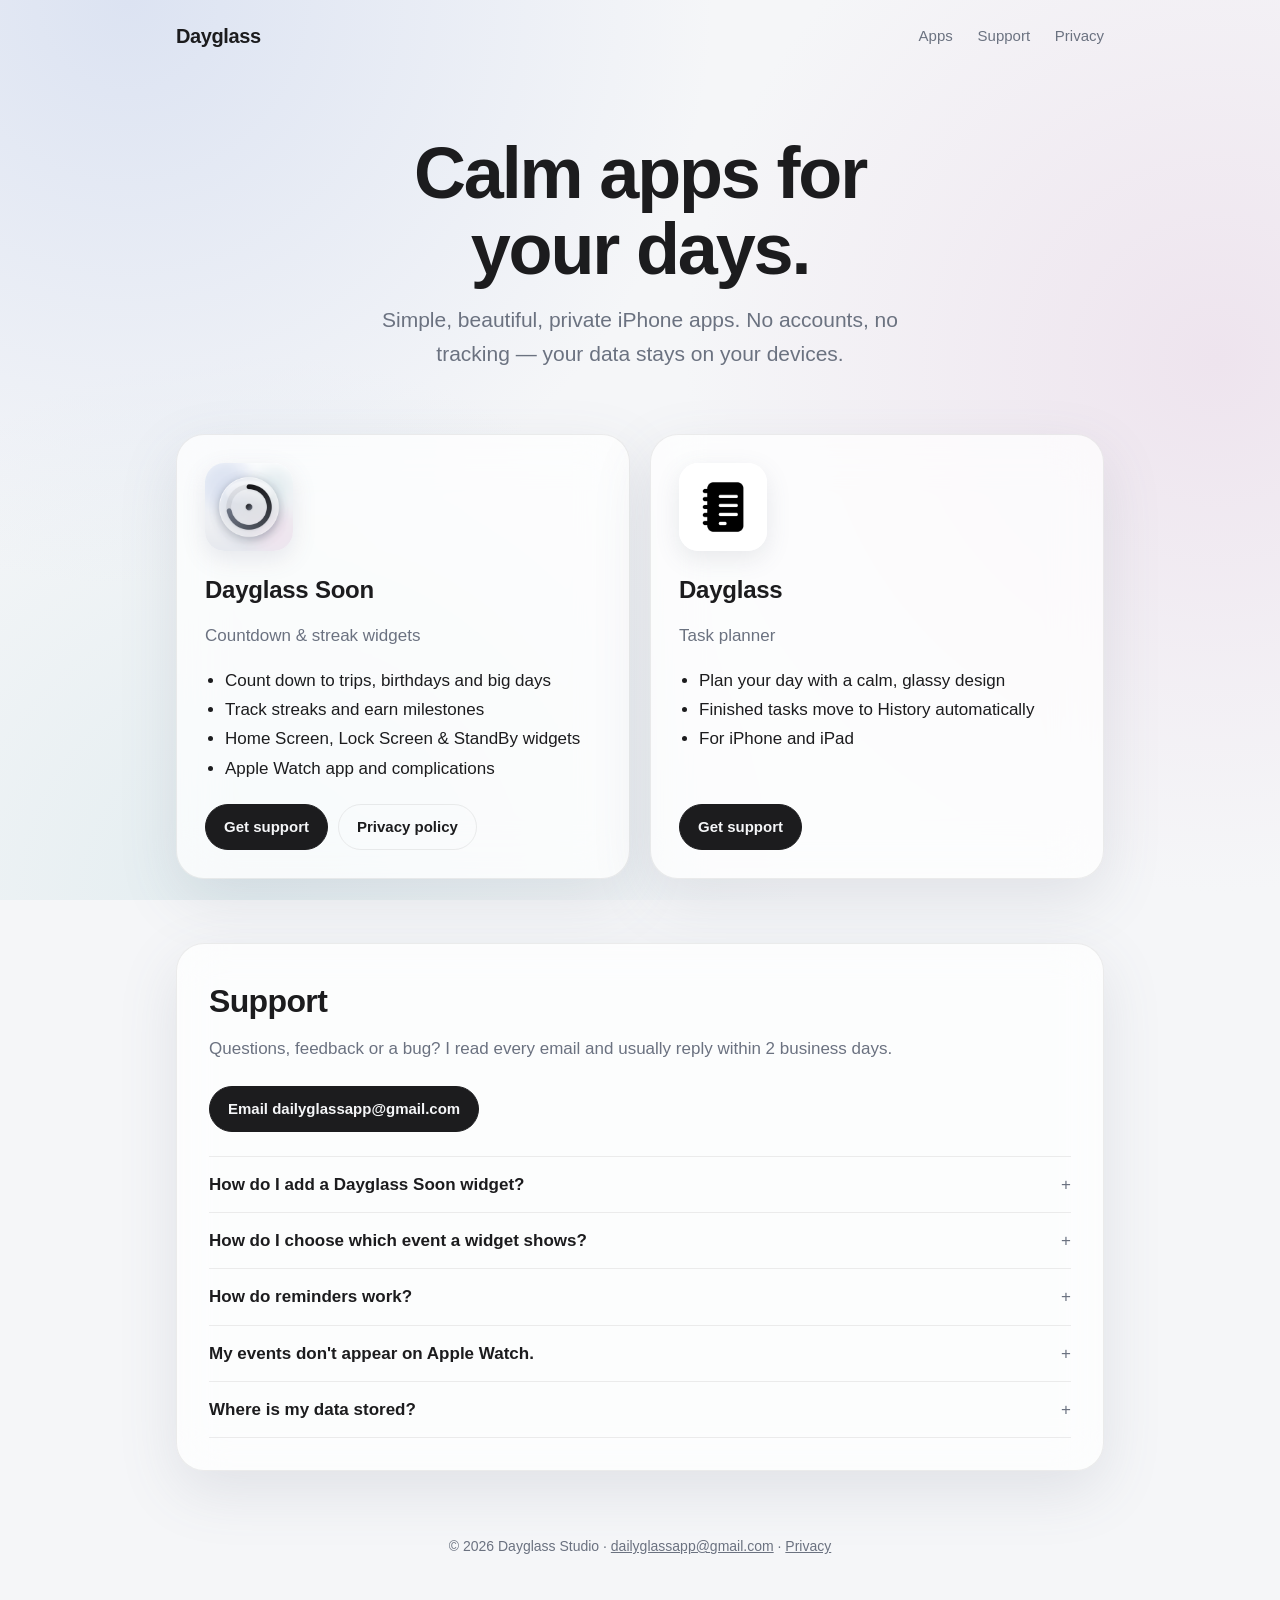
<file: index.html>
<!doctype html>
<html lang="en">
<head>
<meta charset="utf-8">
<meta name="viewport" content="width=device-width, initial-scale=1">
<title>Dayglass Apps</title>
<meta name="description" content="Dayglass Studio makes calm, private iPhone apps: Dayglass Task Planner and Dayglass Soon, a countdown and streak app with widgets.">
<style>
  :root {
    --bg: #f5f6f8; --card: #ffffffb8; --text: #1c1c1e; --muted: #6b7280;
    --line: #1c1c1e14; --shadow: #5b647522;
  }
  @media (prefers-color-scheme: dark) {
    :root { --bg: #0e0e10; --card: #1c1c1eb8; --text: #f2f2f7; --muted: #a1a1aa; --line: #ffffff1f; --shadow: #00000066; }
  }
  * { box-sizing: border-box; }
  html { scroll-behavior: smooth; }
  body {
    margin: 0; color: var(--text);
    font: 17px/1.6 -apple-system, BlinkMacSystemFont, "SF Pro Text", "Helvetica Neue", sans-serif;
    background:
      radial-gradient(circle at 10% 0%, #dce3f2 0, transparent 40%),
      radial-gradient(circle at 95% 40%, #eee4ee 0, transparent 40%),
      radial-gradient(circle at 20% 100%, #e3edf0 0, transparent 40%),
      var(--bg);
    background-attachment: fixed;
  }
  @media (prefers-color-scheme: dark) { body { background: var(--bg); } }
  .wrap { max-width: 960px; margin: 0 auto; padding: 0 16px; }

  nav { display: flex; justify-content: space-between; align-items: center; padding: 20px 0; }
  .brand { font-weight: 800; letter-spacing: -0.02em; font-size: 20px; text-decoration: none; color: inherit; }
  nav .links a { color: var(--muted); text-decoration: none; margin-left: 20px; font-size: 15px; }
  nav .links a:hover { color: var(--text); }

  .hero { text-align: center; padding: 64px 0 40px; }
  .hero h1 {
    font: 800 clamp(40px, 8vw, 72px)/1.05 ui-rounded, -apple-system, "SF Pro Rounded", sans-serif;
    letter-spacing: -0.03em; margin: 0 0 16px;
  }
  .hero p { color: var(--muted); font-size: clamp(17px, 2.4vw, 21px); max-width: 560px; margin: 0 auto; }

  .glass {
    background: var(--card); border: 1px solid var(--line); border-radius: 28px;
    backdrop-filter: blur(24px); -webkit-backdrop-filter: blur(24px);
    box-shadow: 0 20px 60px var(--shadow);
  }

  .apps { display: grid; grid-template-columns: repeat(auto-fit, minmax(280px, 1fr)); gap: 20px; margin: 24px 0 64px; }
  .app { padding: 28px; display: flex; flex-direction: column; gap: 12px; }
  .app img { width: 88px; height: 88px; border-radius: 22%; box-shadow: 0 8px 24px var(--shadow); }
  .app h2 { margin: 8px 0 0; font-size: 24px; letter-spacing: -0.01em; }
  .app .tag { color: var(--muted); margin: 0; }
  .app ul { margin: 4px 0 8px; padding-left: 20px; }
  .app li { margin: 2px 0; }
  .app .actions { margin-top: auto; display: flex; flex-wrap: wrap; gap: 10px; }
  .btn {
    display: inline-block; padding: 10px 18px; border-radius: 999px; font-size: 15px; font-weight: 600;
    text-decoration: none; border: 1px solid var(--line); color: var(--text); background: transparent;
  }
  .btn.primary { background: var(--text); color: var(--bg); border-color: var(--text); }

  section h2.title { font-size: 32px; letter-spacing: -0.02em; margin: 0 0 8px; }
  section p.lead { color: var(--muted); margin: 0 0 24px; }
  .support { padding: 32px; margin-bottom: 64px; }
  .contact { display: flex; flex-wrap: wrap; align-items: center; gap: 12px; margin-bottom: 24px; }
  details { border-top: 1px solid var(--line); padding: 14px 0; }
  details:last-of-type { border-bottom: 1px solid var(--line); }
  summary { cursor: pointer; font-weight: 600; list-style: none; display: flex; justify-content: space-between; gap: 12px; }
  summary::-webkit-details-marker { display: none; }
  summary::after { content: "+"; color: var(--muted); font-weight: 400; }
  details[open] summary::after { content: "–"; }
  details p { margin: 8px 0 0; color: var(--muted); }

  footer { text-align: center; color: var(--muted); font-size: 14px; padding: 0 0 48px; }
  footer a { color: inherit; }
  @media (max-width: 480px) {
    nav .links a { margin-left: 14px; }
    .app, .support { padding: 22px; }
  }
</style>
</head>
<body>
<div class="wrap">
  <nav>
    <a class="brand" href="#">Dayglass</a>
    <div class="links">
      <a href="#apps">Apps</a>
      <a href="#support">Support</a>
      <a href="countdown-privacy.html">Privacy</a>
    </div>
  </nav>

  <header class="hero">
    <h1>Calm apps for<br>your days.</h1>
    <p>Simple, beautiful, private iPhone apps. No accounts, no tracking — your data stays on your devices.</p>
  </header>

  <main>
    <div id="apps" class="apps">
      <article class="app glass">
        <img src="soon-icon.png" alt="Dayglass Soon app icon">
        <h2>Dayglass Soon</h2>
        <p class="tag">Countdown &amp; streak widgets</p>
        <ul>
          <li>Count down to trips, birthdays and big days</li>
          <li>Track streaks and earn milestones</li>
          <li>Home Screen, Lock Screen &amp; StandBy widgets</li>
          <li>Apple Watch app and complications</li>
        </ul>
        <div class="actions">
          <a class="btn primary" href="#support">Get support</a>
          <a class="btn" href="countdown-privacy.html">Privacy policy</a>
        </div>
      </article>

      <article class="app glass">
        <img src="planner-icon.png" alt="Dayglass Task Planner app icon">
        <h2>Dayglass</h2>
        <p class="tag">Task planner</p>
        <ul>
          <li>Plan your day with a calm, glassy design</li>
          <li>Finished tasks move to History automatically</li>
          <li>For iPhone and iPad</li>
        </ul>
        <div class="actions">
          <a class="btn primary" href="#support">Get support</a>
        </div>
      </article>
    </div>

    <section id="support" class="support glass">
      <h2 class="title">Support</h2>
      <p class="lead">Questions, feedback or a bug? I read every email and usually reply within 2 business days.</p>
      <div class="contact">
        <a class="btn primary" href="mailto:dailyglassapp@gmail.com?subject=Dayglass%20Support">Email dailyglassapp@gmail.com</a>
      </div>

      <details>
        <summary>How do I add a Dayglass Soon widget?</summary>
        <p>Touch and hold an empty area of your Home Screen, tap Edit → Add Widget, search for Dayglass Soon and choose a size. For the Lock Screen, touch and hold the Lock Screen, tap Customize → Lock Screen and add it under the clock.</p>
      </details>
      <details>
        <summary>How do I choose which event a widget shows?</summary>
        <p>Touch and hold the widget, tap Edit Widget and pick an event. Leave it empty to always show what's coming up next.</p>
      </details>
      <details>
        <summary>How do reminders work?</summary>
        <p>Open the app, tap the gear icon and turn on Event Reminders. You'll get a reminder at 9:00 AM the day before and on the day of each countdown, and on streak milestones.</p>
      </details>
      <details>
        <summary>My events don't appear on Apple Watch.</summary>
        <p>Open Dayglass Soon on your iPhone, then on your watch. Events sync automatically when both are nearby with Bluetooth on. Adding or editing any event also triggers a sync.</p>
      </details>
      <details>
        <summary>Where is my data stored?</summary>
        <p>Only on your devices. There are no accounts and nothing is sent to us. Your events are included in your regular iPhone backups.</p>
      </details>
    </section>
  </main>

  <footer>
    © 2026 Dayglass Studio · <a href="mailto:dailyglassapp@gmail.com">dailyglassapp@gmail.com</a> · <a href="countdown-privacy.html">Privacy</a>
  </footer>
</div>
</body>
</html>
</file>
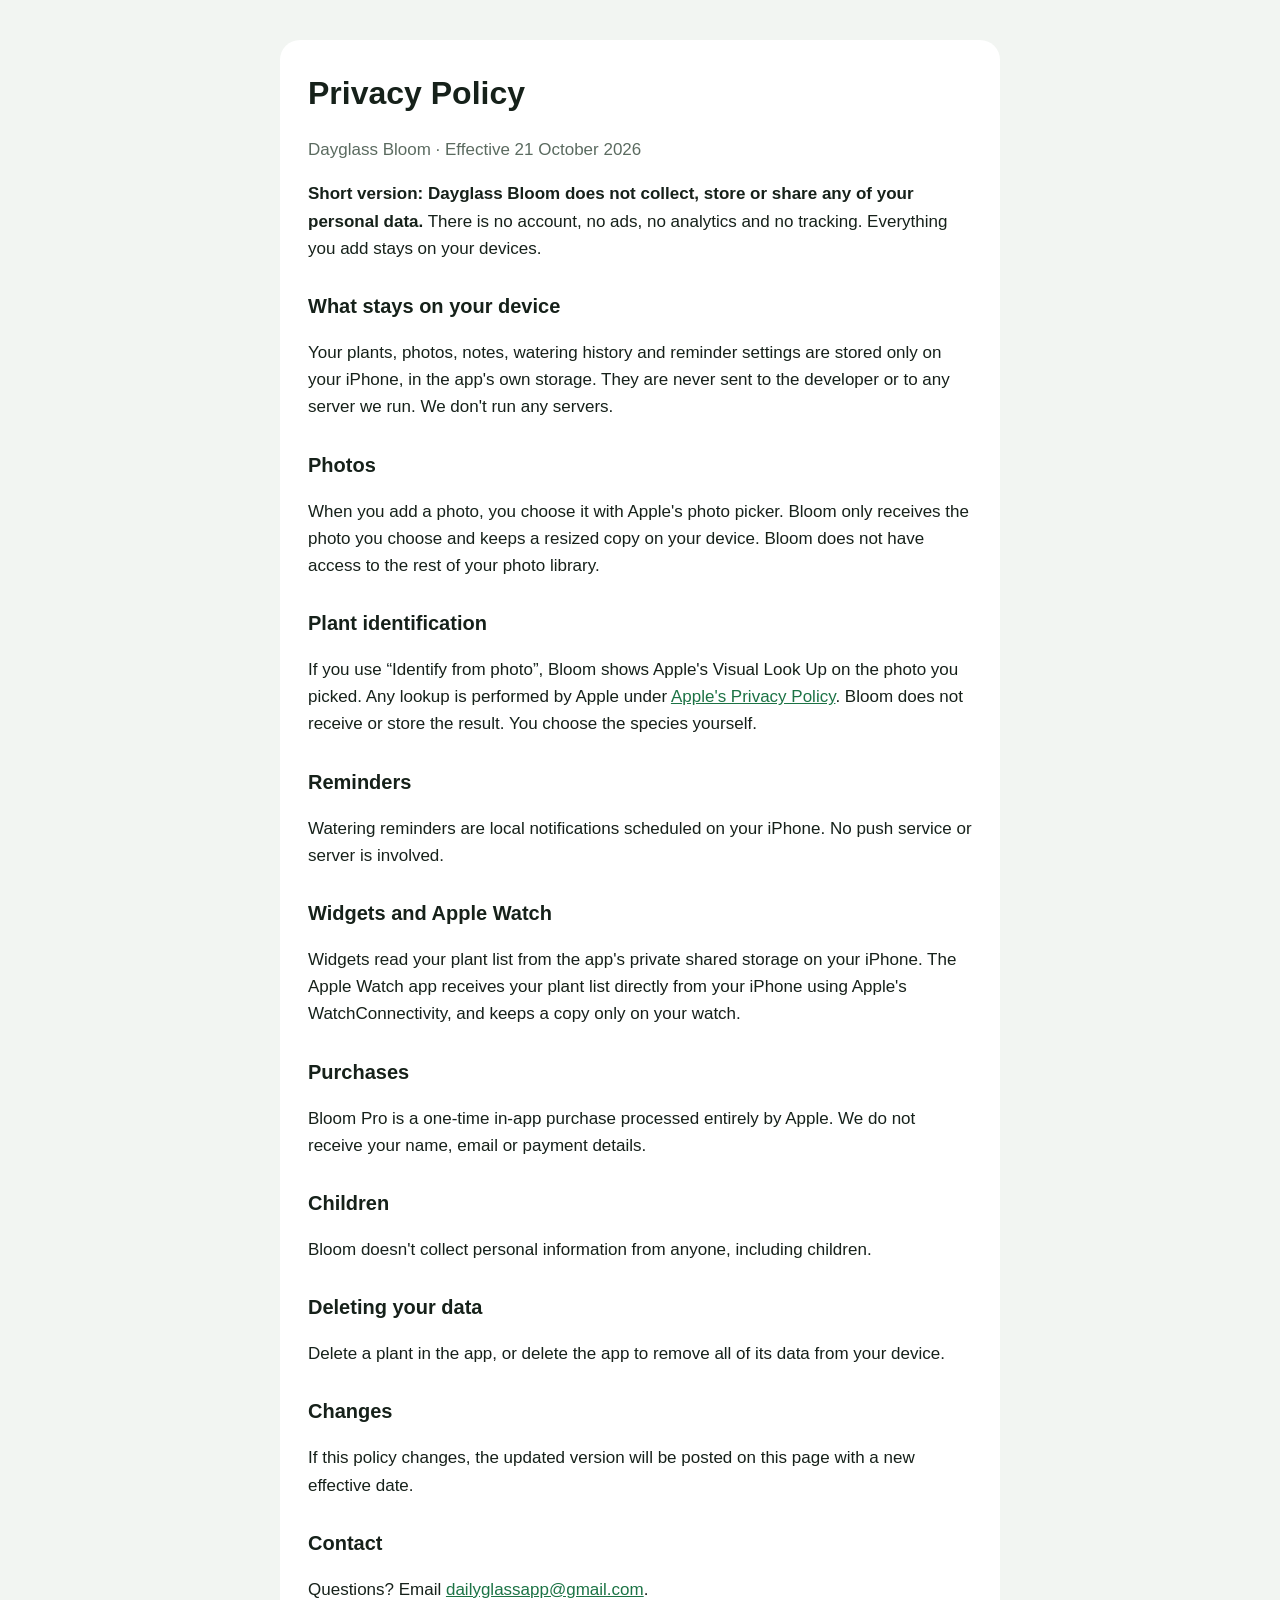
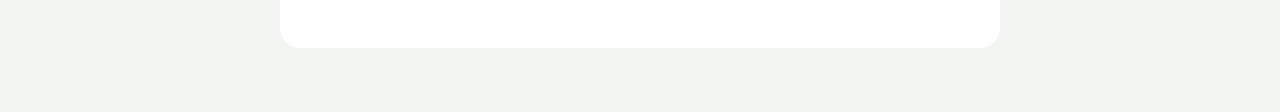
<file: bloom-privacy.html>
<!doctype html>
<html lang="en">
<head>
<meta charset="utf-8">
<meta name="viewport" content="width=device-width, initial-scale=1">
<title>Dayglass Bloom — Privacy Policy</title>
<style>
  :root { --bg: #f2f5f2; --card: #ffffff; --text: #16211a; --muted: #5b6b60; --accent: #1c7345; }
  @media (prefers-color-scheme: dark) { :root { --bg: #0b120e; --card: #151f19; --text: #e8efe9; --muted: #9aaba0; --accent: #5cbd7a; } }
  body { margin: 0; background: var(--bg); color: var(--text); font: 17px/1.6 -apple-system, BlinkMacSystemFont, "Segoe UI", sans-serif; }
  main { max-width: 720px; margin: 0 auto; padding: 40px 16px 64px; }
  .card { background: var(--card); border-radius: 20px; padding: 28px; }
  h1 { font-size: 32px; margin: 0 0 4px; } h2 { font-size: 20px; margin-top: 28px; }
  .muted { color: var(--muted); } a { color: var(--accent); }
</style>
</head>
<body>
<main>
<div class="card">
<h1>Privacy Policy</h1>
<p class="muted">Dayglass Bloom · Effective 21 October 2026</p>

<p><strong>Short version: Dayglass Bloom does not collect, store or share any of your personal data.</strong> There is no account, no ads, no analytics and no tracking. Everything you add stays on your devices.</p>

<h2>What stays on your device</h2>
<p>Your plants, photos, notes, watering history and reminder settings are stored only on your iPhone, in the app's own storage. They are never sent to the developer or to any server we run. We don't run any servers.</p>

<h2>Photos</h2>
<p>When you add a photo, you choose it with Apple's photo picker. Bloom only receives the photo you choose and keeps a resized copy on your device. Bloom does not have access to the rest of your photo library.</p>

<h2>Plant identification</h2>
<p>If you use “Identify from photo”, Bloom shows Apple's Visual Look Up on the photo you picked. Any lookup is performed by Apple under <a href="https://www.apple.com/legal/privacy/">Apple's Privacy Policy</a>. Bloom does not receive or store the result. You choose the species yourself.</p>

<h2>Reminders</h2>
<p>Watering reminders are local notifications scheduled on your iPhone. No push service or server is involved.</p>

<h2>Widgets and Apple Watch</h2>
<p>Widgets read your plant list from the app's private shared storage on your iPhone. The Apple Watch app receives your plant list directly from your iPhone using Apple's WatchConnectivity, and keeps a copy only on your watch.</p>

<h2>Purchases</h2>
<p>Bloom Pro is a one-time in-app purchase processed entirely by Apple. We do not receive your name, email or payment details.</p>

<h2>Children</h2>
<p>Bloom doesn't collect personal information from anyone, including children.</p>

<h2>Deleting your data</h2>
<p>Delete a plant in the app, or delete the app to remove all of its data from your device.</p>

<h2>Changes</h2>
<p>If this policy changes, the updated version will be posted on this page with a new effective date.</p>

<h2>Contact</h2>
<p>Questions? Email <a href="mailto:dailyglassapp@gmail.com">dailyglassapp@gmail.com</a>.</p>
</div>
</main>
</body>
</html>
</file>
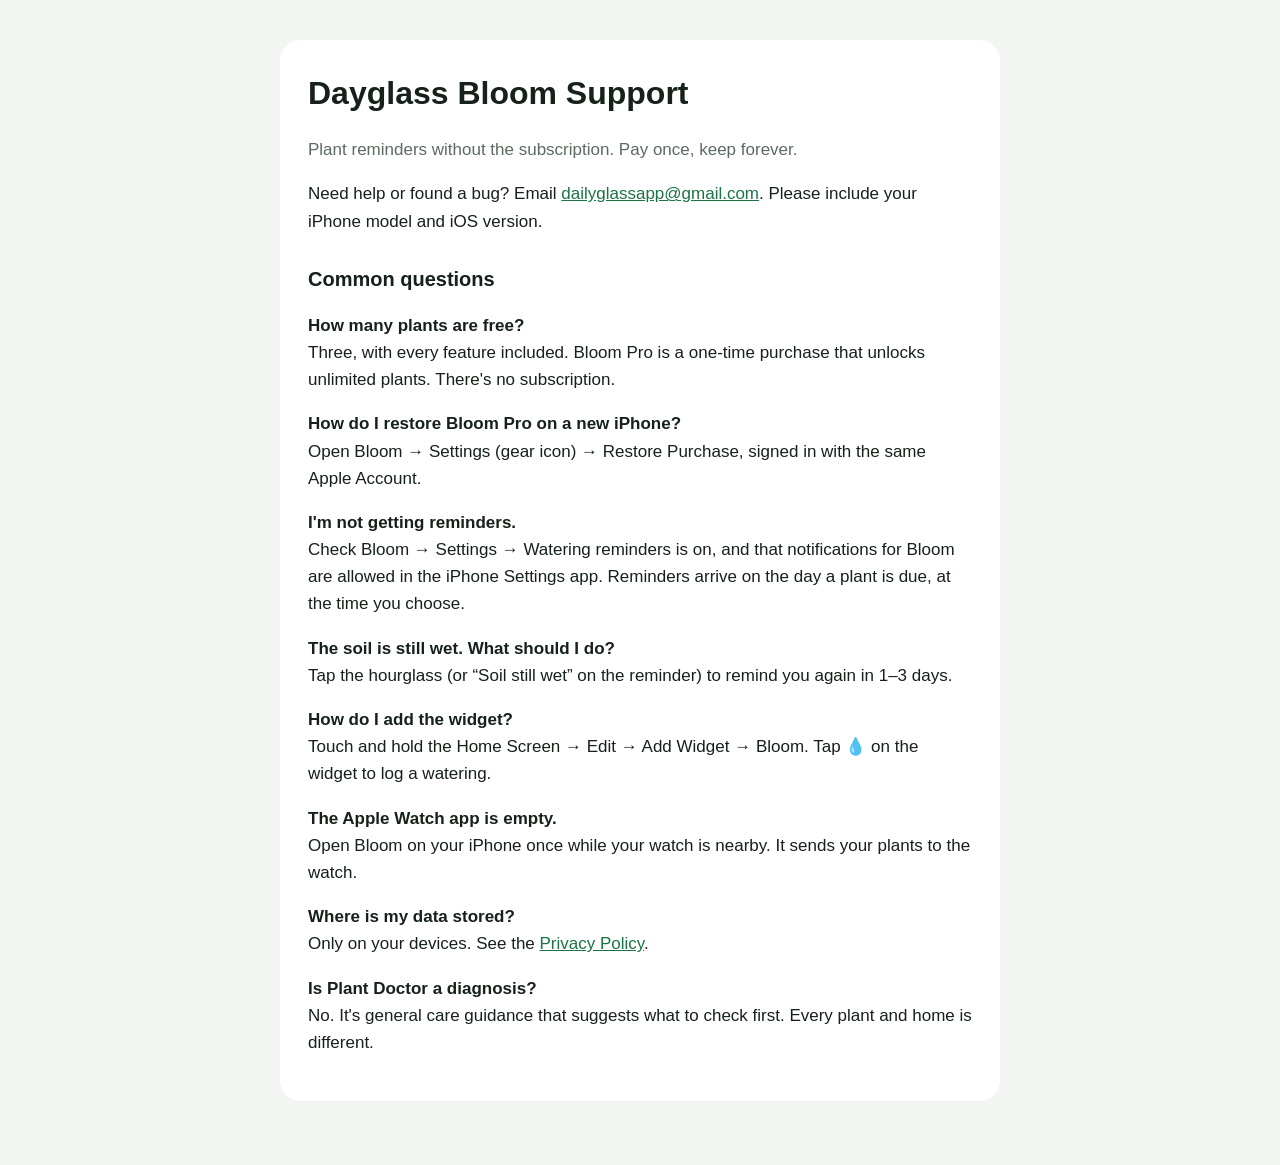
<file: bloom-support.html>
<!doctype html>
<html lang="en">
<head>
<meta charset="utf-8">
<meta name="viewport" content="width=device-width, initial-scale=1">
<title>Dayglass Bloom — Support</title>
<style>
  :root { --bg: #f2f5f2; --card: #ffffff; --text: #16211a; --muted: #5b6b60; --accent: #1c7345; }
  @media (prefers-color-scheme: dark) { :root { --bg: #0b120e; --card: #151f19; --text: #e8efe9; --muted: #9aaba0; --accent: #5cbd7a; } }
  body { margin: 0; background: var(--bg); color: var(--text); font: 17px/1.6 -apple-system, BlinkMacSystemFont, "Segoe UI", sans-serif; }
  main { max-width: 720px; margin: 0 auto; padding: 40px 16px 64px; }
  .card { background: var(--card); border-radius: 20px; padding: 28px; }
  h1 { font-size: 32px; margin: 0 0 4px; } h2 { font-size: 20px; margin-top: 28px; }
  .muted { color: var(--muted); } a { color: var(--accent); }
</style>
</head>
<body>
<main>
<div class="card">
<h1>Dayglass Bloom Support</h1>
<p class="muted">Plant reminders without the subscription. Pay once, keep forever.</p>

<p>Need help or found a bug? Email <a href="mailto:dailyglassapp@gmail.com">dailyglassapp@gmail.com</a>. Please include your iPhone model and iOS version.</p>

<h2>Common questions</h2>

<p><strong>How many plants are free?</strong><br>
Three, with every feature included. Bloom Pro is a one-time purchase that unlocks unlimited plants. There's no subscription.</p>

<p><strong>How do I restore Bloom Pro on a new iPhone?</strong><br>
Open Bloom → Settings (gear icon) → Restore Purchase, signed in with the same Apple Account.</p>

<p><strong>I'm not getting reminders.</strong><br>
Check Bloom → Settings → Watering reminders is on, and that notifications for Bloom are allowed in the iPhone Settings app. Reminders arrive on the day a plant is due, at the time you choose.</p>

<p><strong>The soil is still wet. What should I do?</strong><br>
Tap the hourglass (or “Soil still wet” on the reminder) to remind you again in 1–3 days.</p>

<p><strong>How do I add the widget?</strong><br>
Touch and hold the Home Screen → Edit → Add Widget → Bloom. Tap 💧 on the widget to log a watering.</p>

<p><strong>The Apple Watch app is empty.</strong><br>
Open Bloom on your iPhone once while your watch is nearby. It sends your plants to the watch.</p>

<p><strong>Where is my data stored?</strong><br>
Only on your devices. See the <a href="bloom-privacy.html">Privacy Policy</a>.</p>

<p><strong>Is Plant Doctor a diagnosis?</strong><br>
No. It's general care guidance that suggests what to check first. Every plant and home is different.</p>
</div>
</main>
</body>
</html>
</file>
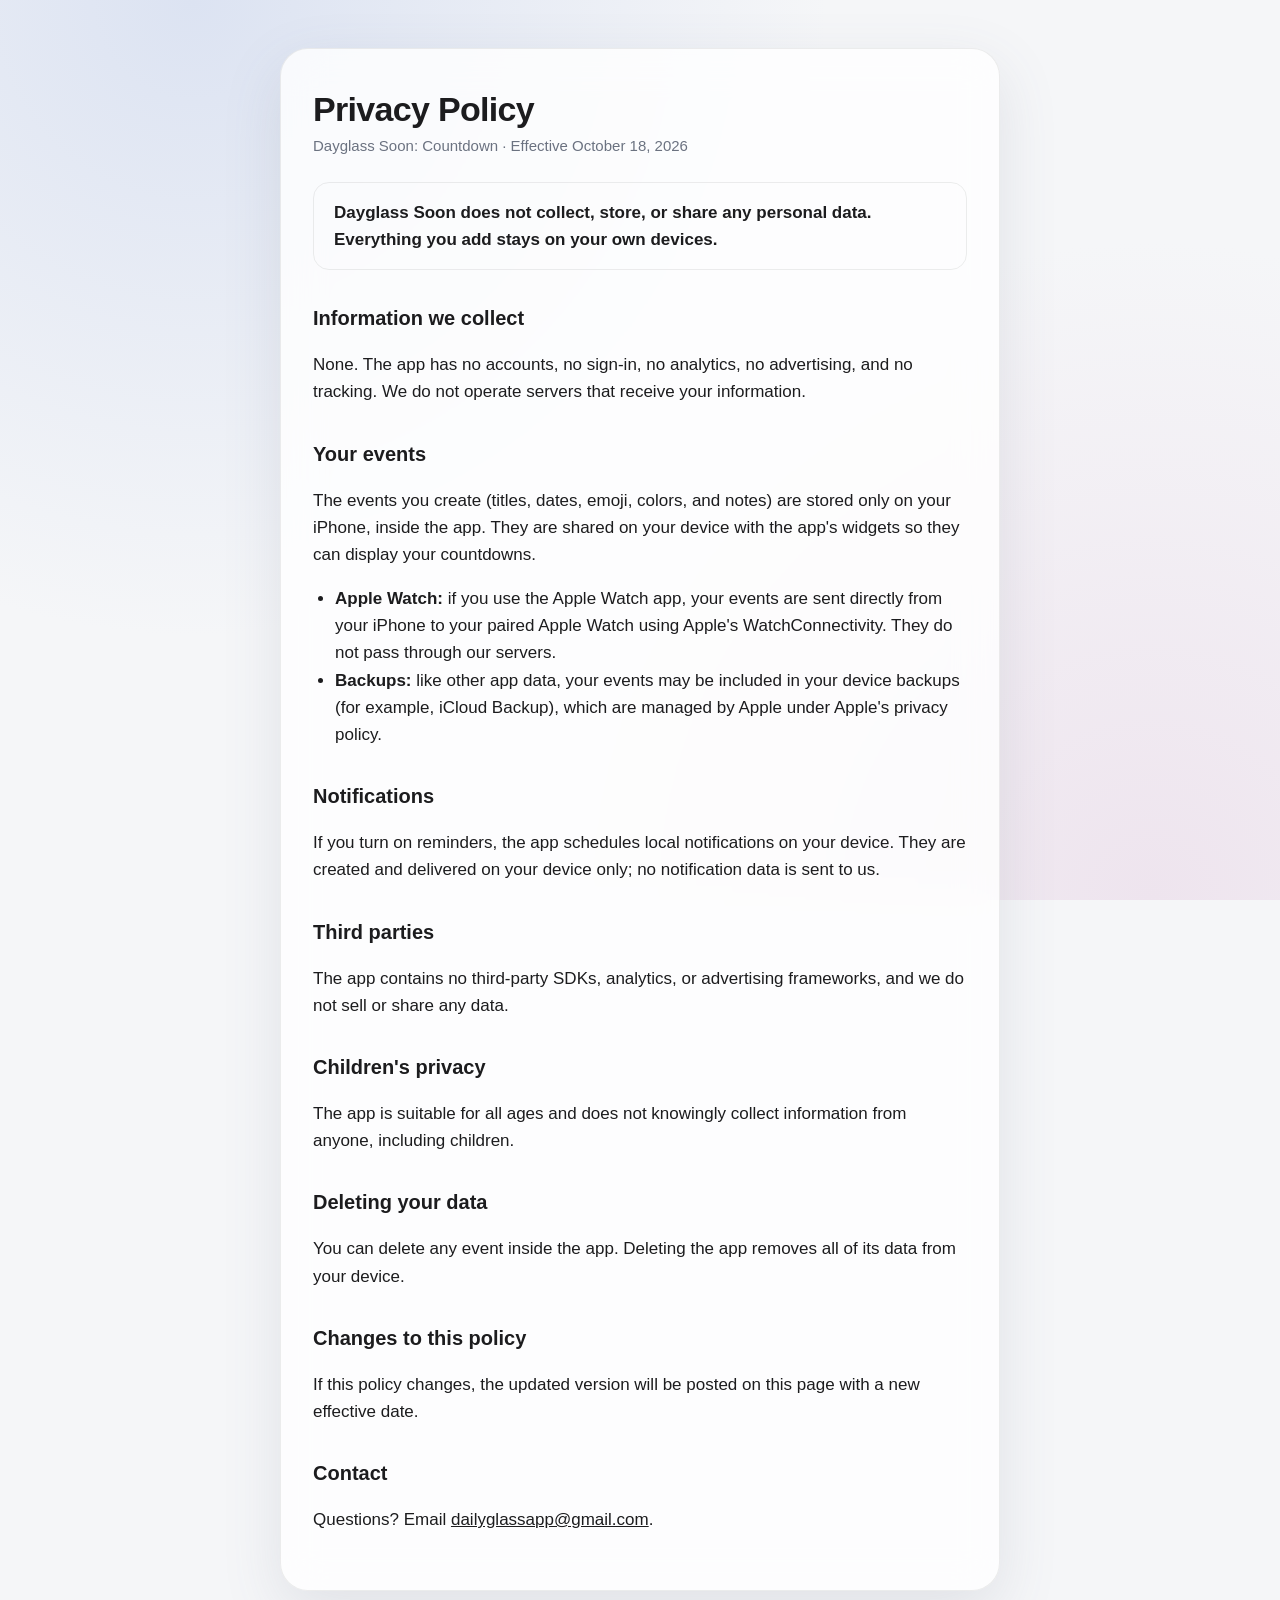
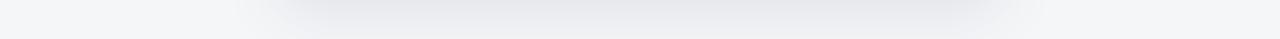
<file: countdown-privacy.html>
<!doctype html>
<html lang="en">
<head>
<meta charset="utf-8">
<meta name="viewport" content="width=device-width, initial-scale=1">
<title>Dayglass Soon – Privacy Policy</title>
<style>
  :root { --bg: #f5f6f8; --card: #ffffffcc; --text: #1c1c1e; --muted: #6b7280; --line: #1c1c1e14; }
  @media (prefers-color-scheme: dark) {
    :root { --bg: #0e0e10; --card: #1c1c1ecc; --text: #f2f2f7; --muted: #a1a1aa; --line: #ffffff1f; }
  }
  * { box-sizing: border-box; }
  body {
    margin: 0; padding: 48px 16px; color: var(--text); line-height: 1.6;
    font: 17px/1.6 -apple-system, BlinkMacSystemFont, "SF Pro Text", "Helvetica Neue", sans-serif;
    background: radial-gradient(circle at 15% 0%, #dce3f2 0, transparent 45%),
                radial-gradient(circle at 90% 100%, #eee4ee 0, transparent 45%), var(--bg);
    background-attachment: fixed;
  }
  @media (prefers-color-scheme: dark) { body { background: var(--bg); } }
  main {
    max-width: 720px; margin: 0 auto; padding: 40px 32px; border-radius: 28px;
    background: var(--card); border: 1px solid var(--line);
    backdrop-filter: blur(20px); -webkit-backdrop-filter: blur(20px);
    box-shadow: 0 20px 60px #5b647522;
  }
  h1 { font-size: 34px; line-height: 1.2; margin: 0 0 4px; letter-spacing: -0.02em; }
  h2 { font-size: 20px; margin: 32px 0 8px; }
  p, li { color: var(--text); }
  .muted { color: var(--muted); font-size: 15px; margin: 0 0 24px; }
  .summary { padding: 16px 20px; border-radius: 16px; border: 1px solid var(--line); font-weight: 600; }
  ul { padding-left: 22px; }
  a { color: inherit; }
  @media (max-width: 480px) { main { padding: 28px 20px; } h1 { font-size: 28px; } }
</style>
</head>
<body>
<main>
  <h1>Privacy Policy</h1>
  <p class="muted">Dayglass Soon: Countdown · Effective October 18, 2026</p>

  <p class="summary">Dayglass Soon does not collect, store, or share any personal data. Everything you add stays on your own devices.</p>

  <h2>Information we collect</h2>
  <p>None. The app has no accounts, no sign-in, no analytics, no advertising, and no tracking. We do not operate servers that receive your information.</p>

  <h2>Your events</h2>
  <p>The events you create (titles, dates, emoji, colors, and notes) are stored only on your iPhone, inside the app. They are shared on your device with the app's widgets so they can display your countdowns.</p>
  <ul>
    <li><strong>Apple Watch:</strong> if you use the Apple Watch app, your events are sent directly from your iPhone to your paired Apple Watch using Apple's WatchConnectivity. They do not pass through our servers.</li>
    <li><strong>Backups:</strong> like other app data, your events may be included in your device backups (for example, iCloud Backup), which are managed by Apple under Apple's privacy policy.</li>
  </ul>

  <h2>Notifications</h2>
  <p>If you turn on reminders, the app schedules local notifications on your device. They are created and delivered on your device only; no notification data is sent to us.</p>

  <h2>Third parties</h2>
  <p>The app contains no third-party SDKs, analytics, or advertising frameworks, and we do not sell or share any data.</p>

  <h2>Children's privacy</h2>
  <p>The app is suitable for all ages and does not knowingly collect information from anyone, including children.</p>

  <h2>Deleting your data</h2>
  <p>You can delete any event inside the app. Deleting the app removes all of its data from your device.</p>

  <h2>Changes to this policy</h2>
  <p>If this policy changes, the updated version will be posted on this page with a new effective date.</p>

  <h2>Contact</h2>
  <p>Questions? Email <a href="mailto:dailyglassapp@gmail.com">dailyglassapp@gmail.com</a>.</p>
</main>
</body>
</html>
</file>
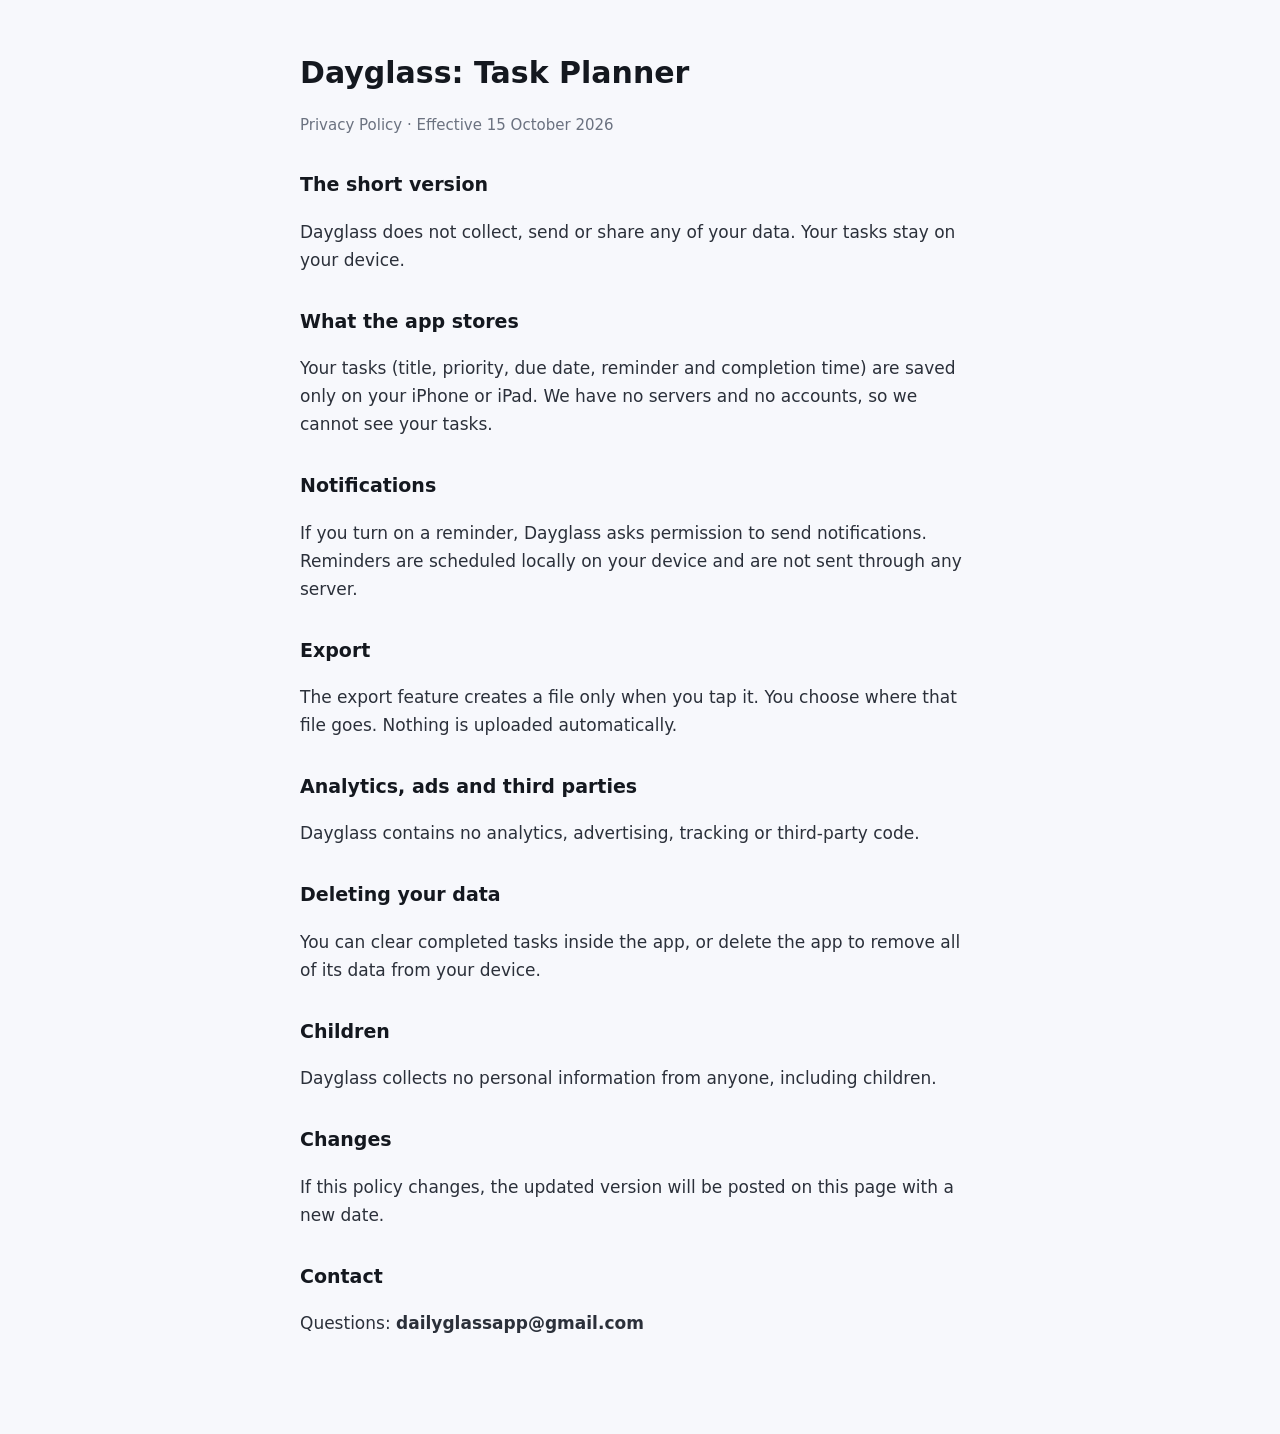
<file: privacy.html>
<!doctype html>
<html lang="en"><head><meta charset="utf-8"><meta name="viewport" content="width=device-width,initial-scale=1">
<title>Dayglass Privacy Policy</title>
<style>
body{font:17px/1.65 -apple-system,system-ui,Segoe UI,Roboto,sans-serif;color:#14181f;background:#f7f8fc;margin:0}
main{max-width:680px;margin:0 auto;padding:48px 20px 80px}
h1{font-size:30px;margin:0 0 4px}h2{font-size:19px;margin:32px 0 6px}
p,li{color:#2b303a}.muted{color:#6b7280;font-size:15px}
</style></head><body><main>
<h1>Dayglass: Task Planner</h1>
<p class="muted">Privacy Policy · Effective 15 October 2026</p>

<h2>The short version</h2>
<p>Dayglass does not collect, send or share any of your data. Your tasks stay on your device.</p>

<h2>What the app stores</h2>
<p>Your tasks (title, priority, due date, reminder and completion time) are saved only on your iPhone or iPad. We have no servers and no accounts, so we cannot see your tasks.</p>

<h2>Notifications</h2>
<p>If you turn on a reminder, Dayglass asks permission to send notifications. Reminders are scheduled locally on your device and are not sent through any server.</p>

<h2>Export</h2>
<p>The export feature creates a file only when you tap it. You choose where that file goes. Nothing is uploaded automatically.</p>

<h2>Analytics, ads and third parties</h2>
<p>Dayglass contains no analytics, advertising, tracking or third-party code.</p>

<h2>Deleting your data</h2>
<p>You can clear completed tasks inside the app, or delete the app to remove all of its data from your device.</p>

<h2>Children</h2>
<p>Dayglass collects no personal information from anyone, including children.</p>

<h2>Changes</h2>
<p>If this policy changes, the updated version will be posted on this page with a new date.</p>

<h2>Contact</h2>
<p>Questions: <strong>dailyglassapp@gmail.com</strong></p>
</main></body></html>
</file>
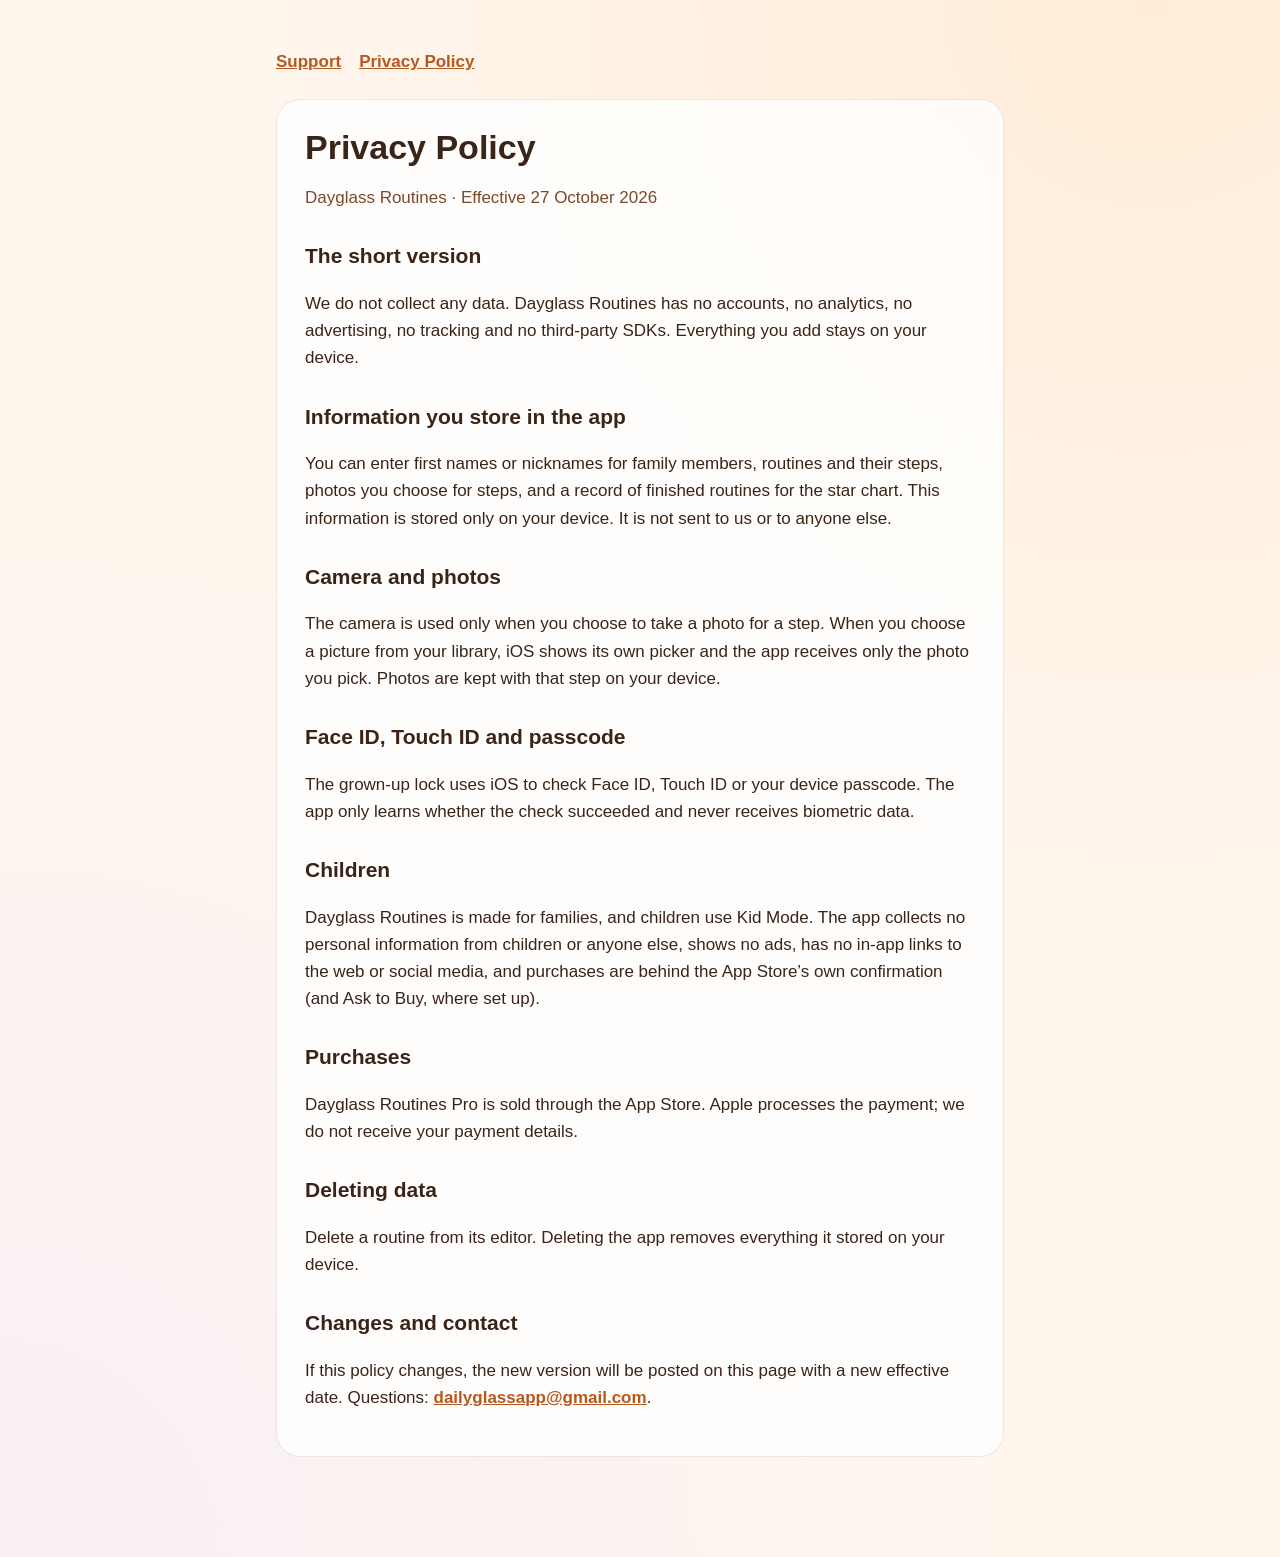
<file: routines-privacy.html>
<!doctype html>
<html lang="en">
<head>
<meta charset="utf-8">
<meta name="viewport" content="width=device-width, initial-scale=1">
<title>Dayglass Routines Privacy Policy</title>
<link rel="stylesheet" href="routines-style.css">
</head>
<body>
<main>
  <nav><a href="routines-support.html">Support</a><a href="routines-privacy.html">Privacy Policy</a></nav>
  <div class="card">
    <h1>Privacy Policy</h1>
    <p class="muted">Dayglass Routines · Effective 27 October 2026</p>

    <h2>The short version</h2>
    <p>We do not collect any data. Dayglass Routines has no accounts, no analytics, no advertising, no tracking and no third-party SDKs. Everything you add stays on your device.</p>

    <h2>Information you store in the app</h2>
    <p>You can enter first names or nicknames for family members, routines and their steps, photos you choose for steps, and a record of finished routines for the star chart. This information is stored only on your device. It is not sent to us or to anyone else.</p>

    <h2>Camera and photos</h2>
    <p>The camera is used only when you choose to take a photo for a step. When you choose a picture from your library, iOS shows its own picker and the app receives only the photo you pick. Photos are kept with that step on your device.</p>

    <h2>Face ID, Touch ID and passcode</h2>
    <p>The grown-up lock uses iOS to check Face ID, Touch ID or your device passcode. The app only learns whether the check succeeded and never receives biometric data.</p>

    <h2>Children</h2>
    <p>Dayglass Routines is made for families, and children use Kid Mode. The app collects no personal information from children or anyone else, shows no ads, has no in-app links to the web or social media, and purchases are behind the App Store’s own confirmation (and Ask to Buy, where set up).</p>

    <h2>Purchases</h2>
    <p>Dayglass Routines Pro is sold through the App Store. Apple processes the payment; we do not receive your payment details.</p>

    <h2>Deleting data</h2>
    <p>Delete a routine from its editor. Deleting the app removes everything it stored on your device.</p>

    <h2>Changes and contact</h2>
    <p>If this policy changes, the new version will be posted on this page with a new effective date. Questions: <a href="mailto:dailyglassapp@gmail.com">dailyglassapp@gmail.com</a>.</p>
  </div>
</main>
</body>
</html>
</file>
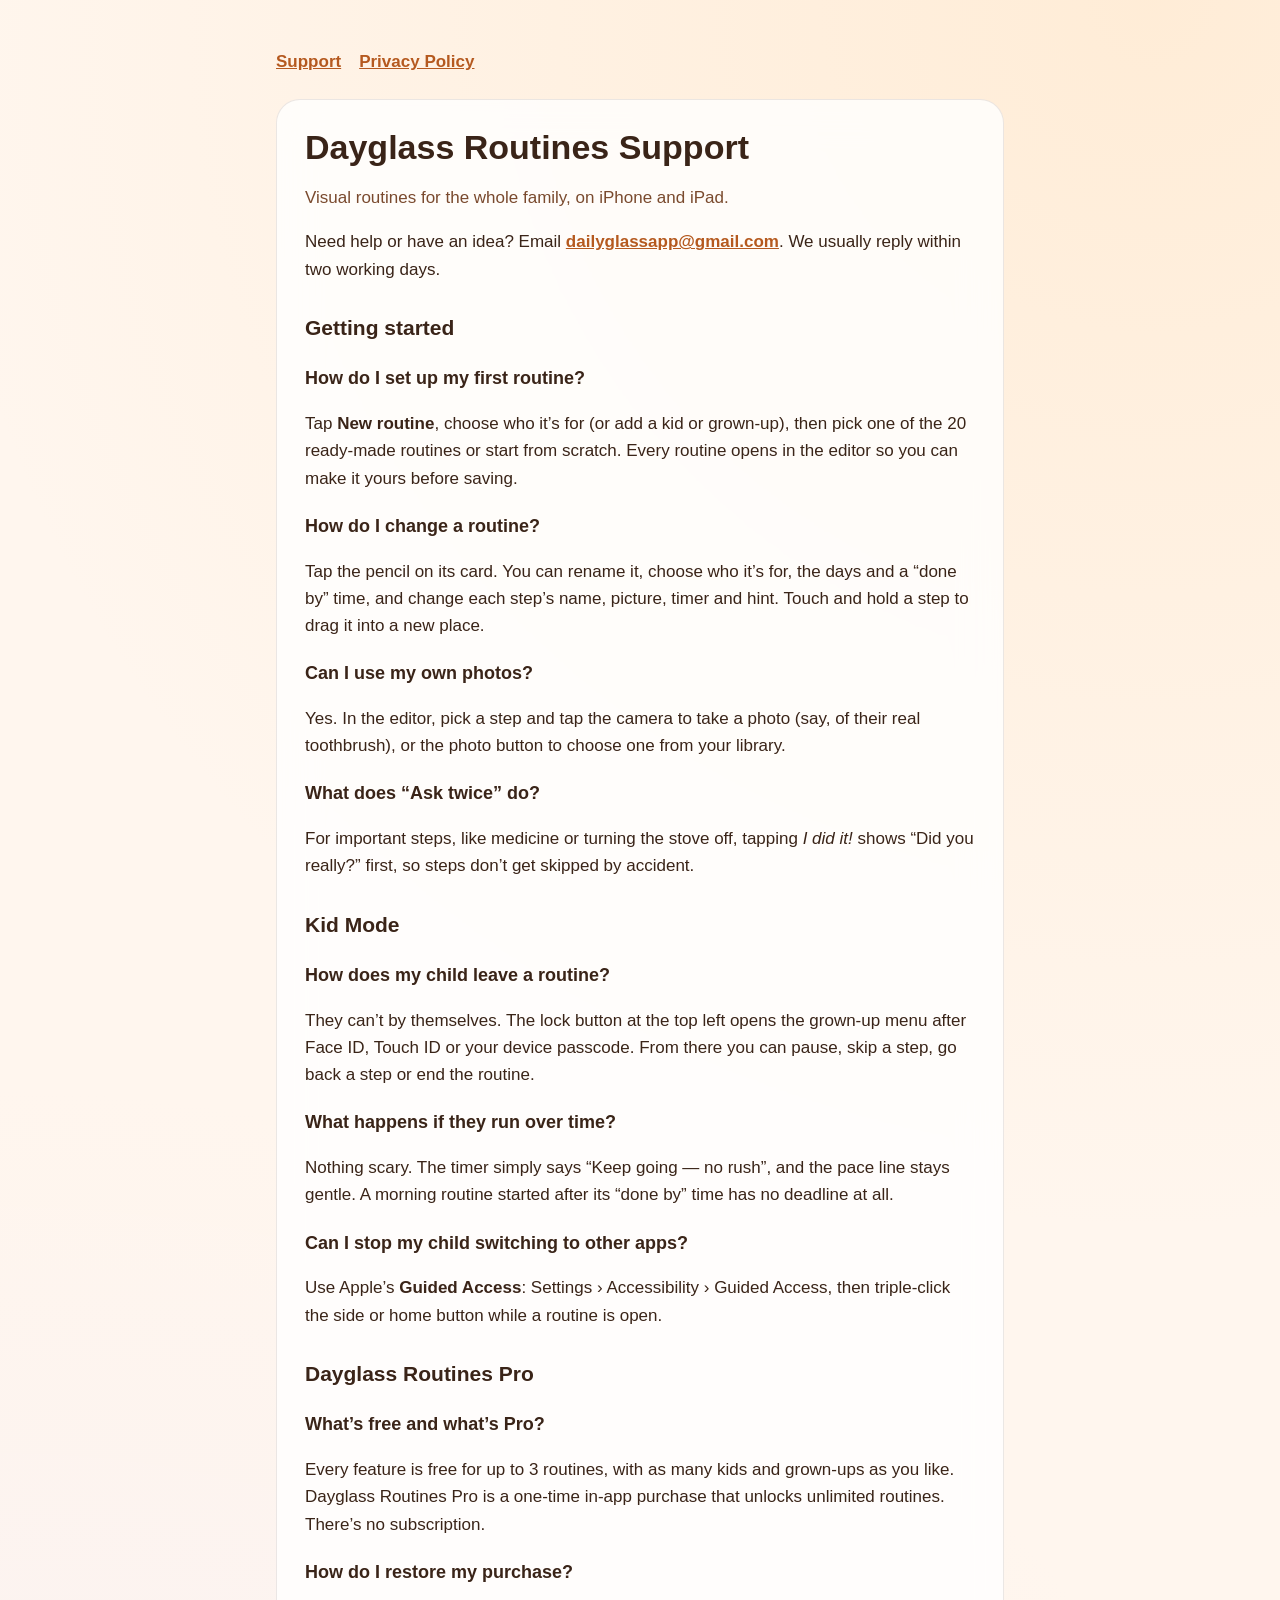
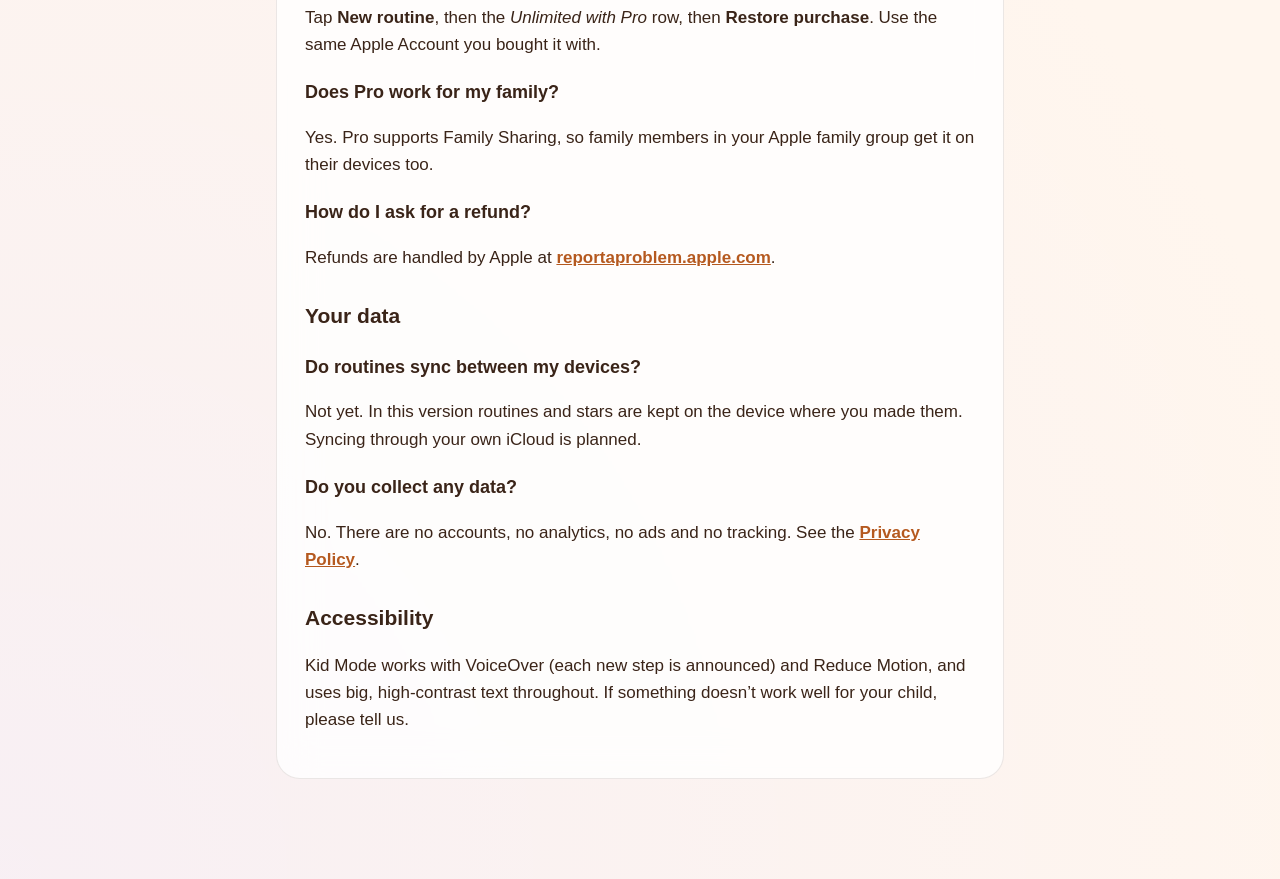
<file: routines-support.html>
<!doctype html>
<html lang="en">
<head>
<meta charset="utf-8">
<meta name="viewport" content="width=device-width, initial-scale=1">
<title>Dayglass Routines Support</title>
<link rel="stylesheet" href="routines-style.css">
</head>
<body>
<main>
  <nav><a href="routines-support.html">Support</a><a href="routines-privacy.html">Privacy Policy</a></nav>
  <div class="card">
    <h1>Dayglass Routines Support</h1>
    <p class="muted">Visual routines for the whole family, on iPhone and iPad.</p>
    <p>Need help or have an idea? Email <a href="mailto:dailyglassapp@gmail.com">dailyglassapp@gmail.com</a>. We usually reply within two working days.</p>

    <h2>Getting started</h2>
    <h3>How do I set up my first routine?</h3>
    <p>Tap <strong>New routine</strong>, choose who it’s for (or add a kid or grown-up), then pick one of the 20 ready-made routines or start from scratch. Every routine opens in the editor so you can make it yours before saving.</p>
    <h3>How do I change a routine?</h3>
    <p>Tap the pencil on its card. You can rename it, choose who it’s for, the days and a “done by” time, and change each step’s name, picture, timer and hint. Touch and hold a step to drag it into a new place.</p>
    <h3>Can I use my own photos?</h3>
    <p>Yes. In the editor, pick a step and tap the camera to take a photo (say, of their real toothbrush), or the photo button to choose one from your library.</p>
    <h3>What does “Ask twice” do?</h3>
    <p>For important steps, like medicine or turning the stove off, tapping <em>I did it!</em> shows “Did you really?” first, so steps don’t get skipped by accident.</p>

    <h2>Kid Mode</h2>
    <h3>How does my child leave a routine?</h3>
    <p>They can’t by themselves. The lock button at the top left opens the grown-up menu after Face ID, Touch ID or your device passcode. From there you can pause, skip a step, go back a step or end the routine.</p>
    <h3>What happens if they run over time?</h3>
    <p>Nothing scary. The timer simply says “Keep going — no rush”, and the pace line stays gentle. A morning routine started after its “done by” time has no deadline at all.</p>
    <h3>Can I stop my child switching to other apps?</h3>
    <p>Use Apple’s <strong>Guided Access</strong>: Settings › Accessibility › Guided Access, then triple-click the side or home button while a routine is open.</p>

    <h2>Dayglass Routines Pro</h2>
    <h3>What’s free and what’s Pro?</h3>
    <p>Every feature is free for up to 3 routines, with as many kids and grown-ups as you like. Dayglass Routines Pro is a one-time in-app purchase that unlocks unlimited routines. There’s no subscription.</p>
    <h3>How do I restore my purchase?</h3>
    <p>Tap <strong>New routine</strong>, then the <em>Unlimited with Pro</em> row, then <strong>Restore purchase</strong>. Use the same Apple Account you bought it with.</p>
    <h3>Does Pro work for my family?</h3>
    <p>Yes. Pro supports Family Sharing, so family members in your Apple family group get it on their devices too.</p>
    <h3>How do I ask for a refund?</h3>
    <p>Refunds are handled by Apple at <a href="https://reportaproblem.apple.com">reportaproblem.apple.com</a>.</p>

    <h2>Your data</h2>
    <h3>Do routines sync between my devices?</h3>
    <p>Not yet. In this version routines and stars are kept on the device where you made them. Syncing through your own iCloud is planned.</p>
    <h3>Do you collect any data?</h3>
    <p>No. There are no accounts, no analytics, no ads and no tracking. See the <a href="routines-privacy.html">Privacy Policy</a>.</p>

    <h2>Accessibility</h2>
    <p>Kid Mode works with VoiceOver (each new step is announced) and Reduce Motion, and uses big, high-contrast text throughout. If something doesn’t work well for your child, please tell us.</p>
  </div>
</main>
</body>
</html>
</file>
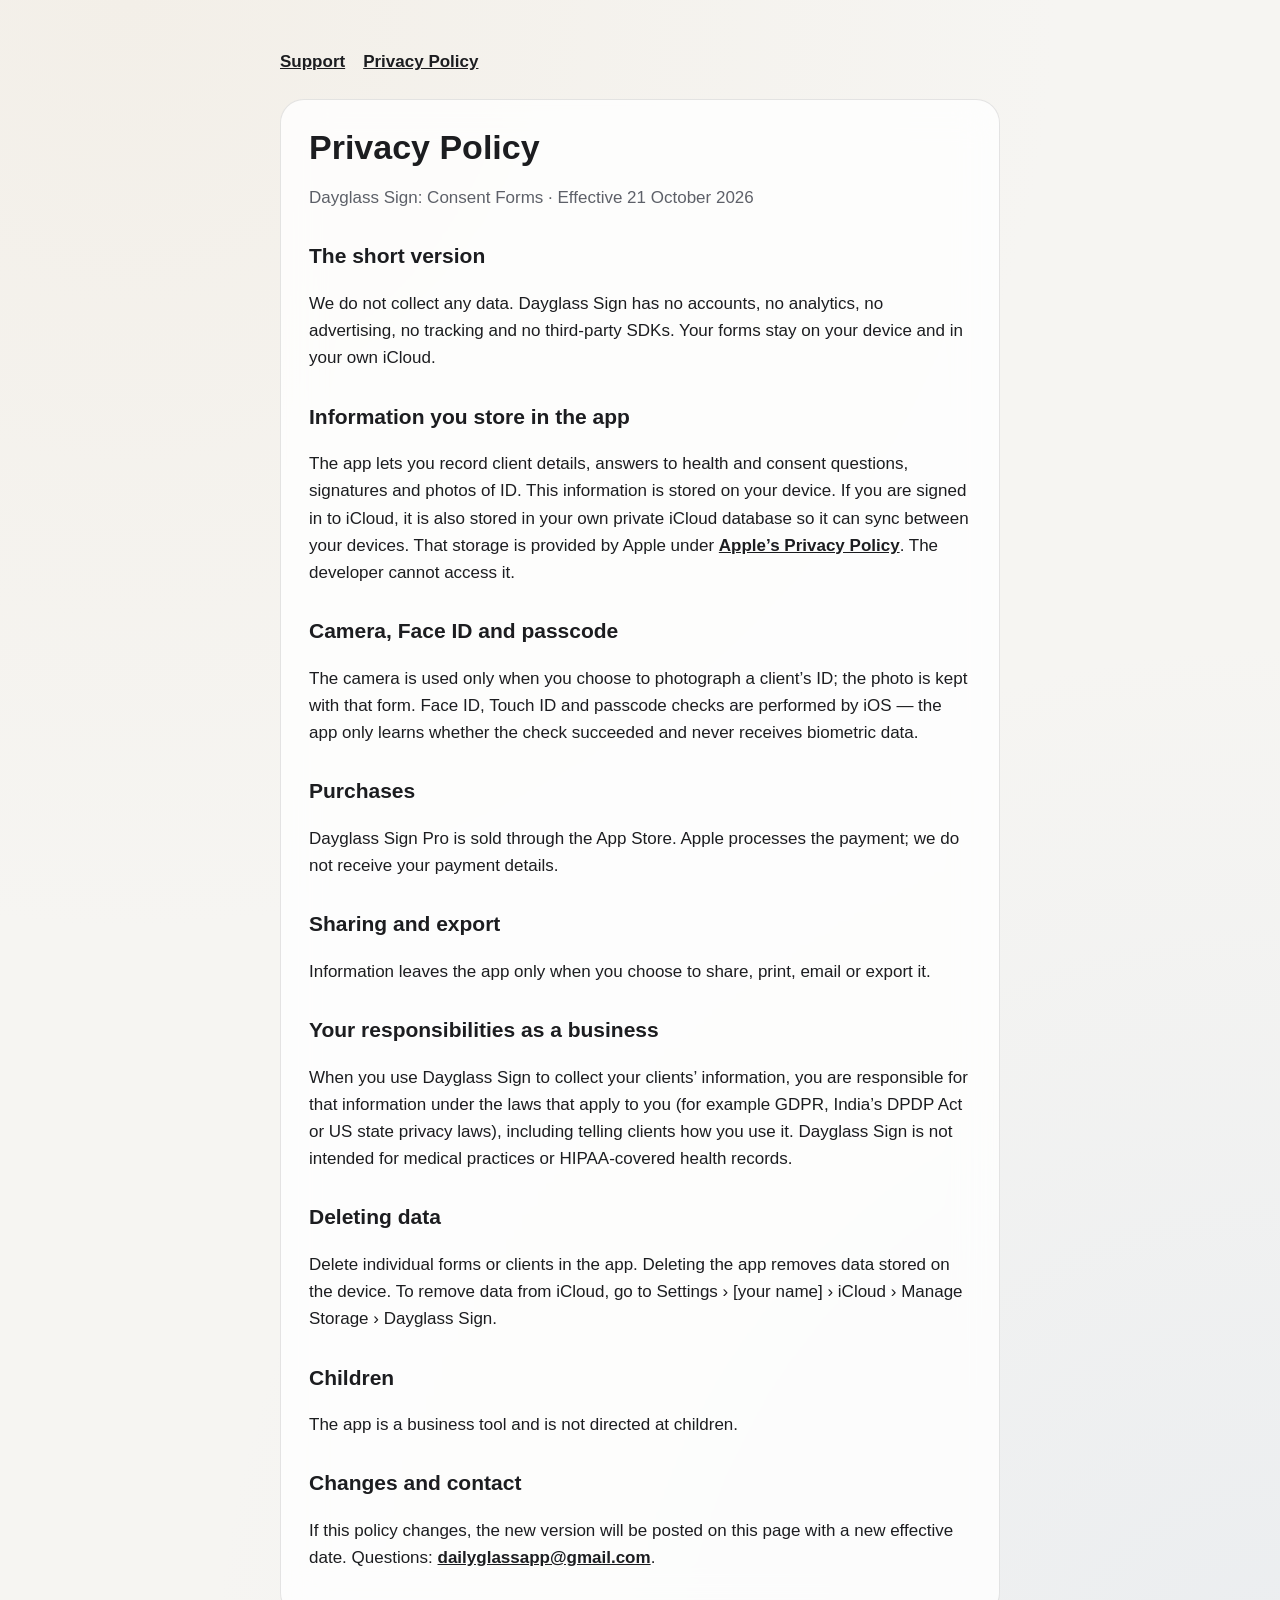
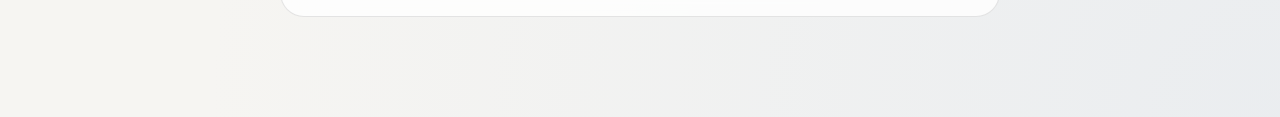
<file: sign-privacy.html>
<!doctype html>
<html lang="en">
<head>
<meta charset="utf-8">
<meta name="viewport" content="width=device-width, initial-scale=1">
<title>Dayglass Sign — Privacy Policy</title>
<link rel="stylesheet" href="style.css">
</head>
<body>
<main>
  <nav><a href="index.html">Support</a><a href="privacy.html">Privacy Policy</a></nav>
  <div class="card">
    <h1>Privacy Policy</h1>
    <p class="muted">Dayglass Sign: Consent Forms · Effective 21 October 2026</p>

    <h2>The short version</h2>
    <p>We do not collect any data. Dayglass Sign has no accounts, no analytics, no advertising, no tracking and no third-party SDKs. Your forms stay on your device and in your own iCloud.</p>

    <h2>Information you store in the app</h2>
    <p>The app lets you record client details, answers to health and consent questions, signatures and photos of ID. This information is stored on your device. If you are signed in to iCloud, it is also stored in your own private iCloud database so it can sync between your devices. That storage is provided by Apple under <a href="https://www.apple.com/legal/privacy/">Apple’s Privacy Policy</a>. The developer cannot access it.</p>

    <h2>Camera, Face ID and passcode</h2>
    <p>The camera is used only when you choose to photograph a client’s ID; the photo is kept with that form. Face ID, Touch ID and passcode checks are performed by iOS — the app only learns whether the check succeeded and never receives biometric data.</p>

    <h2>Purchases</h2>
    <p>Dayglass Sign Pro is sold through the App Store. Apple processes the payment; we do not receive your payment details.</p>

    <h2>Sharing and export</h2>
    <p>Information leaves the app only when you choose to share, print, email or export it.</p>

    <h2>Your responsibilities as a business</h2>
    <p>When you use Dayglass Sign to collect your clients’ information, you are responsible for that information under the laws that apply to you (for example GDPR, India’s DPDP Act or US state privacy laws), including telling clients how you use it. Dayglass Sign is not intended for medical practices or HIPAA-covered health records.</p>

    <h2>Deleting data</h2>
    <p>Delete individual forms or clients in the app. Deleting the app removes data stored on the device. To remove data from iCloud, go to Settings › [your name] › iCloud › Manage Storage › Dayglass Sign.</p>

    <h2>Children</h2>
    <p>The app is a business tool and is not directed at children.</p>

    <h2>Changes and contact</h2>
    <p>If this policy changes, the new version will be posted on this page with a new effective date. Questions: <a href="mailto:dailyglassapp@gmail.com">dailyglassapp@gmail.com</a>.</p>
  </div>
</main>
</body>
</html>
</file>
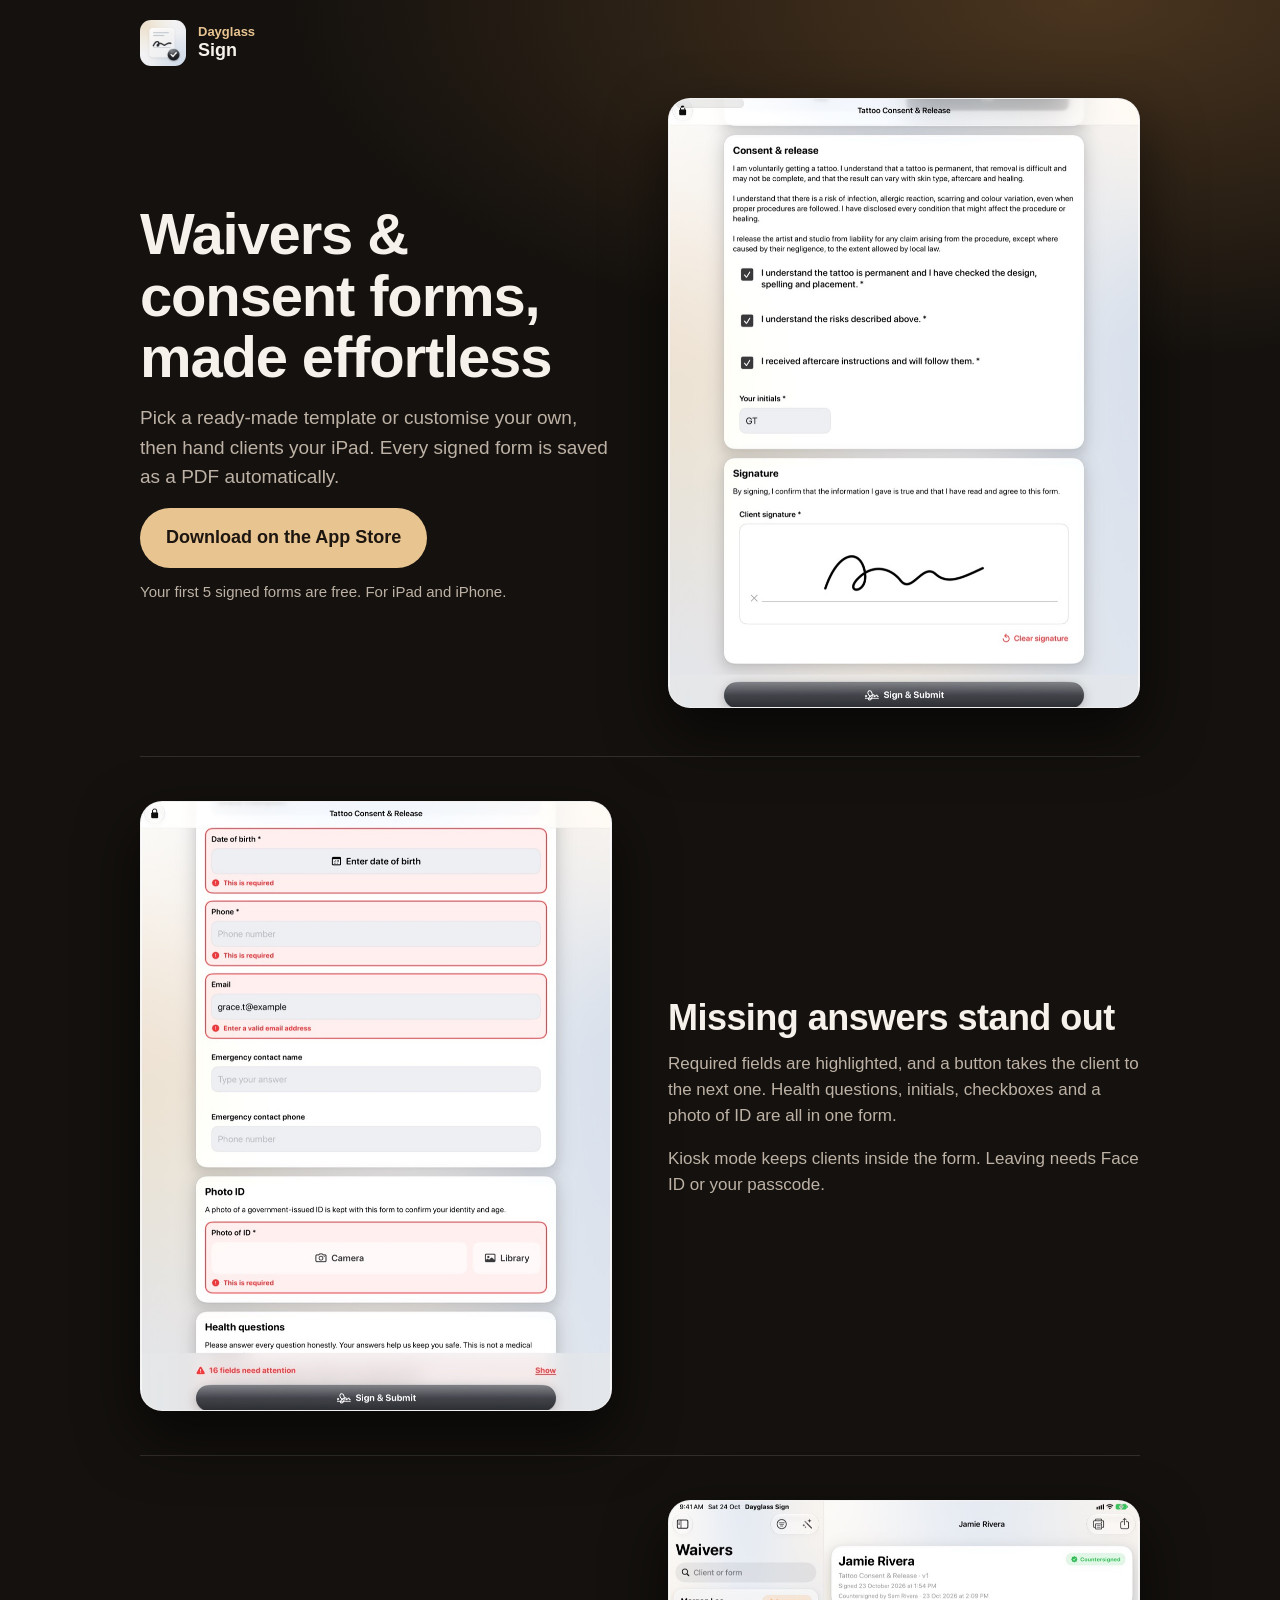
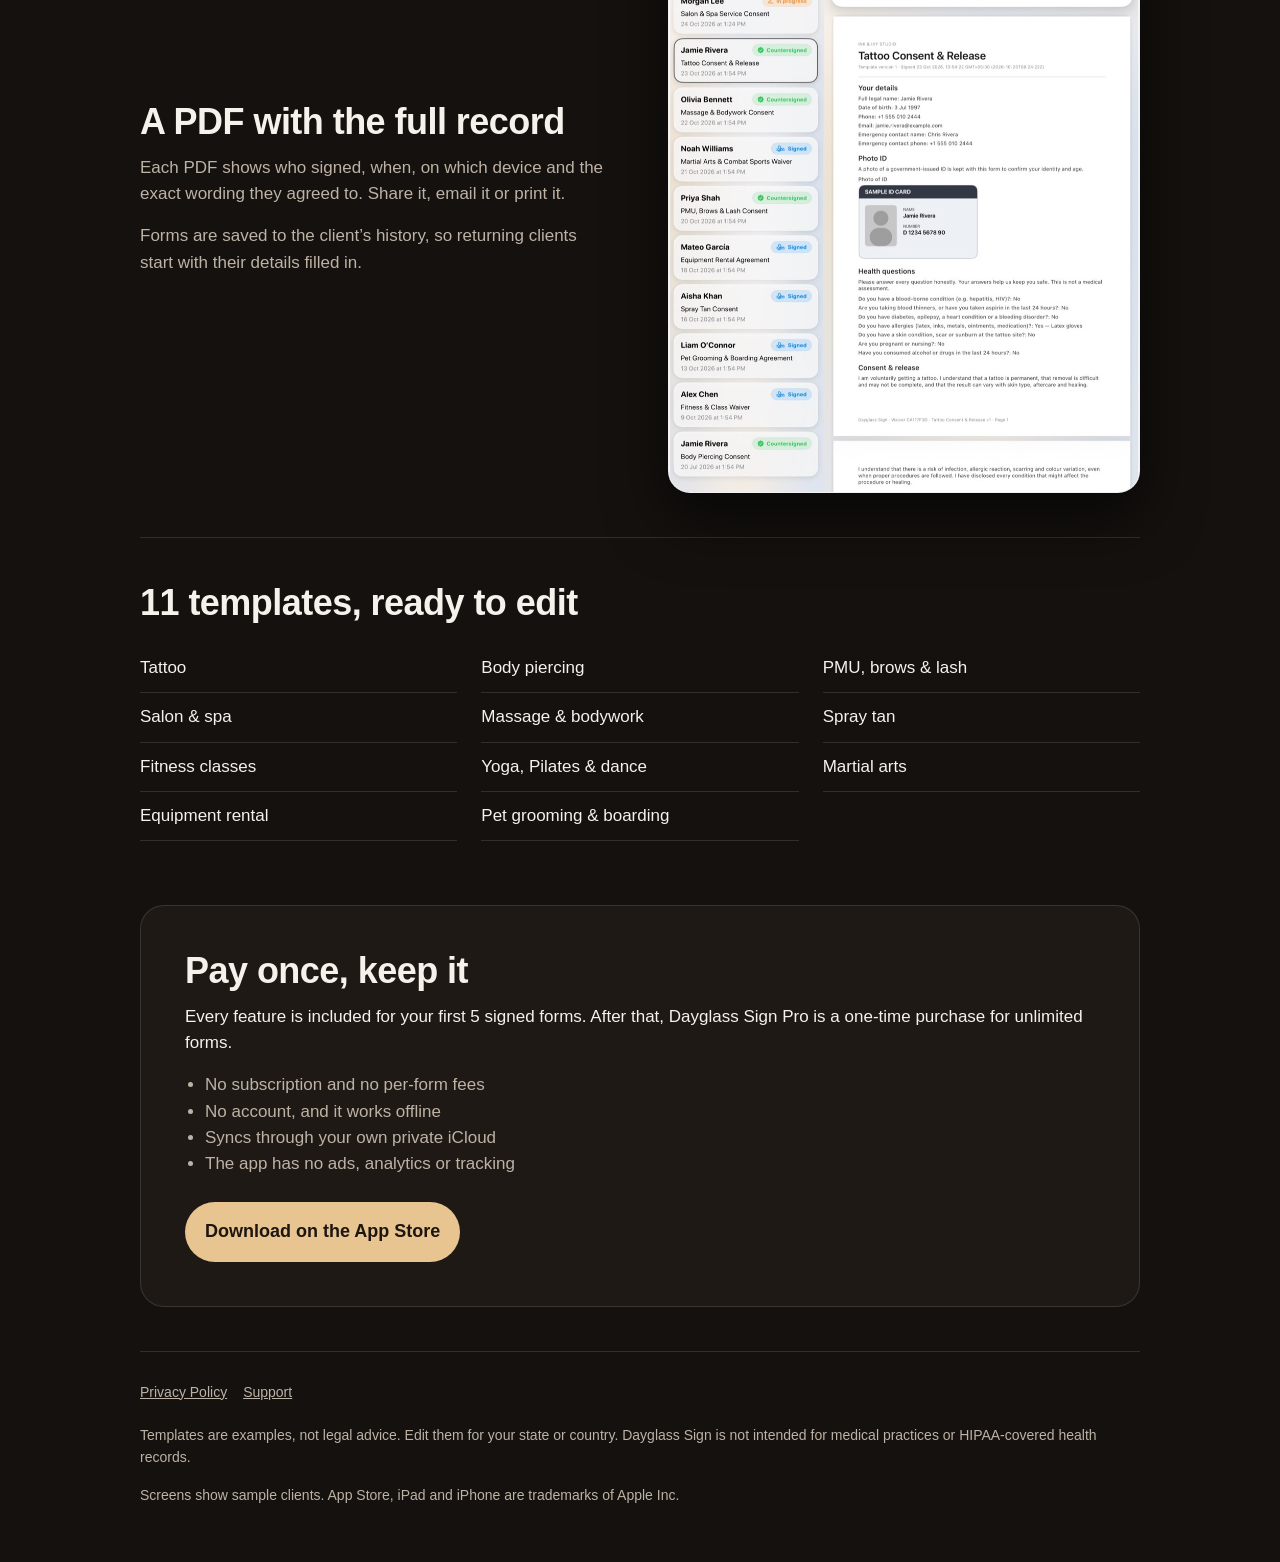
<file: sign-start.html>
<!doctype html>
<html lang="en">
<head>
<meta charset="utf-8">
<meta name="viewport" content="width=device-width, initial-scale=1, viewport-fit=cover">
<!-- Ad landing page: its App Store links carry ct=meta-sign, so keep it out of search to keep that count clean. -->
<meta name="robots" content="noindex">
<title>Dayglass Sign: waivers and consent forms on iPad</title>
<meta name="description" content="Ready-made waiver and consent forms your clients sign on your iPad or iPhone. Every signed form is saved as a PDF. First 5 forms free.">
<link rel="icon" href="sign-assets/icon.png">
<style>
:root { --bg:#14110e; --panel:#1e1915; --line:#ffffff1f; --text:#f6f1ea; --muted:#bdb2a5; --gold:#e8c490; --ink:#1c1510; color-scheme:dark; }
* { box-sizing:border-box; }
html { -webkit-text-size-adjust:100%; }
body { margin:0; background:radial-gradient(90% 520px at 85% 0%, #4a351f 0%, transparent 70%) no-repeat, var(--bg); color:var(--text);
  font:17px/1.55 ui-rounded, -apple-system, BlinkMacSystemFont, "Segoe UI", sans-serif; }
.wrap { max-width:1040px; margin:0 auto; padding:0 20px; }
a { color:inherit; }
.brand { display:flex; align-items:center; gap:12px; padding:20px 0 0; font-weight:700; font-size:18px; line-height:1.2; }
.brand img { width:46px; height:46px; border-radius:11px; }
.brand small { display:block; color:var(--gold); font-size:13px; font-weight:600; }
.hero { display:grid; gap:32px; padding:32px 0 48px; }
h1 { font-size:clamp(36px, 8.4vw, 58px); line-height:1.06; letter-spacing:-.02em; margin:0 0 16px; text-wrap:balance; }
h2 { font-size:clamp(26px, 5vw, 36px); line-height:1.15; letter-spacing:-.015em; margin:0 0 12px; text-wrap:balance; }
p { margin:0 0 16px; }
.lead { font-size:19px; color:var(--muted); max-width:34em; }
.btn { display:inline-block; background:var(--gold); color:var(--ink); font-weight:700; font-size:18px; text-decoration:none; padding:16px 26px; border-radius:999px; text-align:center; }
.price .btn { padding-inline:20px; white-space:nowrap; }
.btn:focus-visible, a:focus-visible { outline:3px solid #fff; outline-offset:3px; }
.note { color:var(--muted); font-size:15px; margin:12px 0 0; }
.shot { display:block; width:100%; height:auto; border-radius:22px; border:1px solid var(--line); box-shadow:0 24px 60px #0009; background:#eee; }
.row { display:grid; gap:24px; padding:44px 0; border-top:1px solid var(--line); align-items:center; }
.row p { color:var(--muted); }
.forms { border-top:1px solid var(--line); padding:44px 0; }
.forms ul { list-style:none; padding:0; margin:20px 0 0; display:grid; grid-template-columns:1fr 1fr; gap:0 24px; }
.forms li { padding:11px 0; border-bottom:1px solid var(--line); }
.price { background:var(--panel); border:1px solid var(--line); border-radius:24px; padding:32px 24px; margin:20px 0 44px; }
.price ul { padding-left:20px; margin:0 0 24px; color:var(--muted); }
footer { border-top:1px solid var(--line); padding:24px 0 120px; color:var(--muted); font-size:14px; }
footer a { margin-right:16px; display:inline-block; padding:6px 0; }
.bar { position:fixed; inset:auto 0 0; padding:12px 20px calc(12px + env(safe-area-inset-bottom)); background:var(--bg); border-top:1px solid var(--line); }
.bar .btn { display:block; padding:14px; }
@media (min-width:800px) {
  .hero, .row { grid-template-columns:1fr 1fr; gap:56px; align-items:center; }
  .row.flip > div { order:2; }
  .forms ul { grid-template-columns:repeat(3,1fr); }
  .price { padding:44px; }
  .bar { display:none; }
  footer { padding-bottom:40px; }
}
</style>
</head>
<body>
<div class="wrap">
  <header class="brand"><img src="sign-assets/icon.png" width="46" height="46" alt=""><span><small>Dayglass</small>Sign</span></header>

  <main>
    <section class="hero">
      <div>
        <h1>Waivers &amp; consent forms, made effortless</h1>
        <p class="lead">Pick a ready-made template or customise your own, then hand clients your iPad. Every signed form is saved as a PDF automatically.</p>
        <a class="btn" href="https://apps.apple.com/app/apple-store/id6826539257?pt=129624763&amp;ct=meta-sign&amp;mt=8">Download on the App Store</a>
        <p class="note">Your first 5 signed forms are free. For iPad and iPhone.</p>
      </div>
      <img class="shot" src="sign-assets/signature.jpg" width="920" height="1190" alt="A client signing a tattoo consent form on an iPad">
    </section>

    <section class="row flip">
      <div>
        <h2>Missing answers stand out</h2>
        <p>Required fields are highlighted, and a button takes the client to the next one. Health questions, initials, checkboxes and a photo of ID are all in one form.</p>
        <p>Kiosk mode keeps clients inside the form. Leaving needs Face ID or your passcode.</p>
      </div>
      <img class="shot" loading="lazy" src="sign-assets/required.jpg" width="920" height="1190" alt="A form highlighting required fields that still need an answer">
    </section>

    <section class="row">
      <div>
        <h2>A PDF with the full record</h2>
        <p>Each PDF shows who signed, when, on which device and the exact wording they agreed to. Share it, email it or print it.</p>
        <p>Forms are saved to the client’s history, so returning clients start with their details filled in.</p>
      </div>
      <img class="shot" loading="lazy" src="sign-assets/waivers.jpg" width="920" height="1158" alt="A list of signed waivers beside a signed PDF, using sample clients">
    </section>

    <section class="forms">
      <h2>11 templates, ready to edit</h2>
      <ul>
        <li>Tattoo</li><li>Body piercing</li><li>PMU, brows &amp; lash</li><li>Salon &amp; spa</li><li>Massage &amp; bodywork</li><li>Spray tan</li><li>Fitness classes</li><li>Yoga, Pilates &amp; dance</li><li>Martial arts</li><li>Equipment rental</li><li>Pet grooming &amp; boarding</li>
      </ul>
    </section>

    <section class="price">
      <h2>Pay once, keep it</h2>
      <p>Every feature is included for your first 5 signed forms. After that, Dayglass Sign Pro is a one-time purchase for unlimited forms.</p>
      <ul>
        <li>No subscription and no per-form fees</li>
        <li>No account, and it works offline</li>
        <li>Syncs through your own private iCloud</li>
        <li>The app has no ads, analytics or tracking</li>
      </ul>
      <a class="btn" href="https://apps.apple.com/app/apple-store/id6826539257?pt=129624763&amp;ct=meta-sign&amp;mt=8">Download on the App Store</a>
    </section>
  </main>

  <footer>
    <p><a href="sign-privacy.html">Privacy Policy</a><a href="sign-support.html">Support</a></p>
    <p>Templates are examples, not legal advice. Edit them for your state or country. Dayglass Sign is not intended for medical practices or HIPAA-covered health records.</p>
    <p>Screens show sample clients. App Store, iPad and iPhone are trademarks of Apple Inc.</p>
  </footer>
</div>
<div class="bar"><a class="btn" href="https://apps.apple.com/app/apple-store/id6826539257?pt=129624763&amp;ct=meta-sign&amp;mt=8">Download on the App Store</a></div>
</body>
</html>
</file>
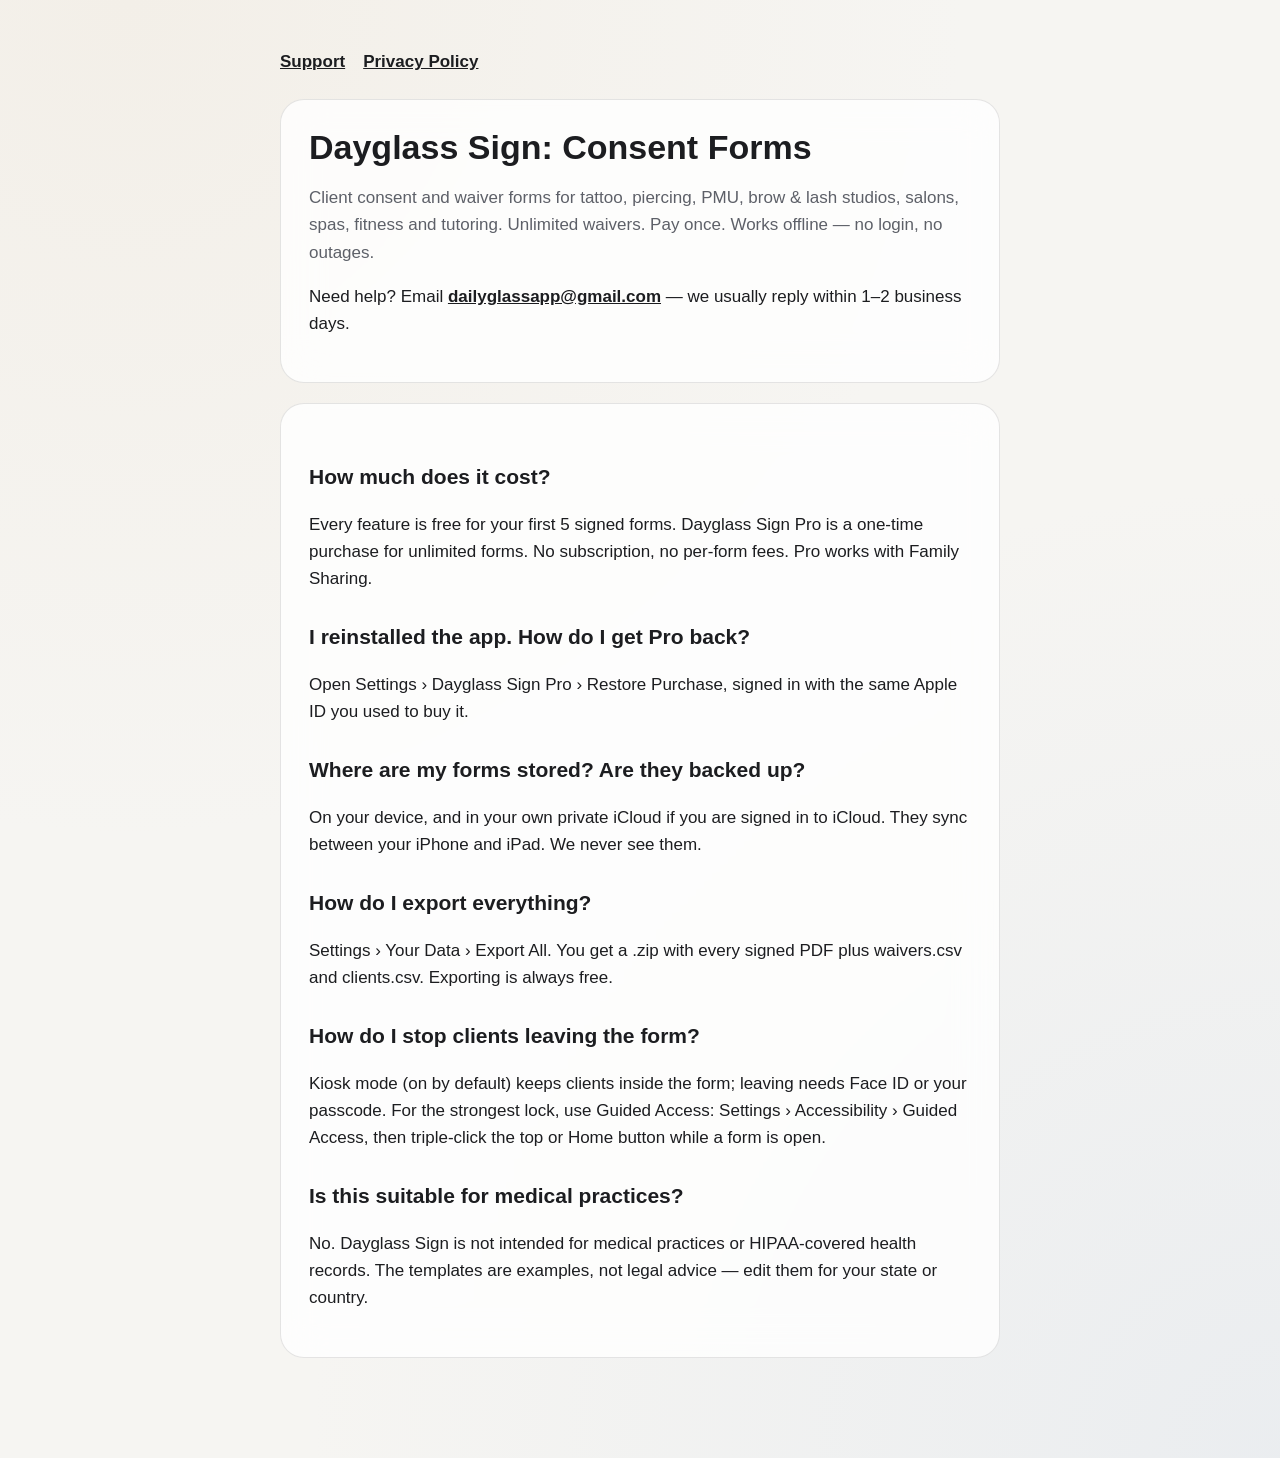
<file: sign-support.html>
<!doctype html>
<html lang="en">
<head>
<meta charset="utf-8">
<meta name="viewport" content="width=device-width, initial-scale=1">
<title>Dayglass Sign — Support</title>
<link rel="stylesheet" href="style.css">
</head>
<body>
<main>
  <nav><a href="index.html">Support</a><a href="privacy.html">Privacy Policy</a></nav>
  <div class="card">
    <h1>Dayglass Sign: Consent Forms</h1>
    <p class="muted">Client consent and waiver forms for tattoo, piercing, PMU, brow &amp; lash studios, salons, spas, fitness and tutoring. Unlimited waivers. Pay once. Works offline — no login, no outages.</p>
    <p>Need help? Email <a href="mailto:dailyglassapp@gmail.com">dailyglassapp@gmail.com</a> — we usually reply within 1–2 business days.</p>
  </div>
  <div class="card">
    <h2>How much does it cost?</h2>
    <p>Every feature is free for your first 5 signed forms. Dayglass Sign Pro is a one-time purchase for unlimited forms. No subscription, no per-form fees. Pro works with Family Sharing.</p>
    <h2>I reinstalled the app. How do I get Pro back?</h2>
    <p>Open Settings › Dayglass Sign Pro › Restore Purchase, signed in with the same Apple ID you used to buy it.</p>
    <h2>Where are my forms stored? Are they backed up?</h2>
    <p>On your device, and in your own private iCloud if you are signed in to iCloud. They sync between your iPhone and iPad. We never see them.</p>
    <h2>How do I export everything?</h2>
    <p>Settings › Your Data › Export All. You get a .zip with every signed PDF plus waivers.csv and clients.csv. Exporting is always free.</p>
    <h2>How do I stop clients leaving the form?</h2>
    <p>Kiosk mode (on by default) keeps clients inside the form; leaving needs Face ID or your passcode. For the strongest lock, use Guided Access: Settings › Accessibility › Guided Access, then triple-click the top or Home button while a form is open.</p>
    <h2>Is this suitable for medical practices?</h2>
    <p>No. Dayglass Sign is not intended for medical practices or HIPAA-covered health records. The templates are examples, not legal advice — edit them for your state or country.</p>
  </div>
</main>
</body>
</html>
</file>
<file: routines-style.css>
:root { --bg: #fff6ee; --card: #ffffffcc; --text: #3a2418; --muted: #7a4a2e; --accent: #b5591f; --rule: #3a24181a; color-scheme: light dark; }
@media (prefers-color-scheme: dark) { :root { --bg: #1e140f; --card: #ffffff0d; --text: #fbefe6; --muted: #d9b8a2; --accent: #ffb680; --rule: #ffffff1f; } }
* { box-sizing: border-box; }
body { margin: 0; font: 17px/1.6 ui-rounded, -apple-system, BlinkMacSystemFont, "Segoe UI", sans-serif; color: var(--text);
  background: radial-gradient(circle at 90% 0%, #ffd9a855, transparent 45%), radial-gradient(circle at 0% 100%, #e9e2ff55, transparent 50%), var(--bg); min-height: 100vh; }
main { max-width: 760px; margin: 0 auto; padding: 48px 16px 80px; }
.card { background: var(--card); border: 1px solid var(--rule); border-radius: 24px; padding: 28px; backdrop-filter: blur(20px); margin-bottom: 20px; }
h1 { font-size: 34px; line-height: 1.15; margin: 0 0 8px; }
h2 { font-size: 21px; margin: 28px 0 8px; }
h3 { font-size: 18px; margin: 20px 0 4px; }
.muted { color: var(--muted); }
a { color: var(--accent); font-weight: 600; }
nav { display: flex; flex-wrap: wrap; gap: 18px; margin-bottom: 24px; }
</file>
<file: style.css>
:root { --bg: #f6f5f2; --card: #ffffffcc; --text: #1c1d20; --muted: #5d6068; --rule: #0000001a; color-scheme: light dark; }
@media (prefers-color-scheme: dark) { :root { --bg: #141518; --card: #ffffff0d; --text: #f2f3f5; --muted: #a3a7af; --rule: #ffffff1f; } }
* { box-sizing: border-box; }
body { margin: 0; font: 17px/1.6 ui-rounded, -apple-system, BlinkMacSystemFont, "Segoe UI", sans-serif; color: var(--text);
  background: radial-gradient(circle at 10% 0%, #ede3d455, transparent 45%), radial-gradient(circle at 100% 100%, #d9e1ec66, transparent 50%), var(--bg); min-height: 100vh; }
main { max-width: 760px; margin: 0 auto; padding: 48px 20px 80px; }
.card { background: var(--card); border: 1px solid var(--rule); border-radius: 24px; padding: 28px; backdrop-filter: blur(20px); margin-bottom: 20px; }
h1 { font-size: 34px; line-height: 1.15; margin: 0 0 8px; }
h2 { font-size: 21px; margin: 28px 0 8px; }
p, li { color: var(--text); }
.muted { color: var(--muted); }
a { color: inherit; font-weight: 600; }
nav { display: flex; gap: 18px; margin-bottom: 24px; }
</file>
